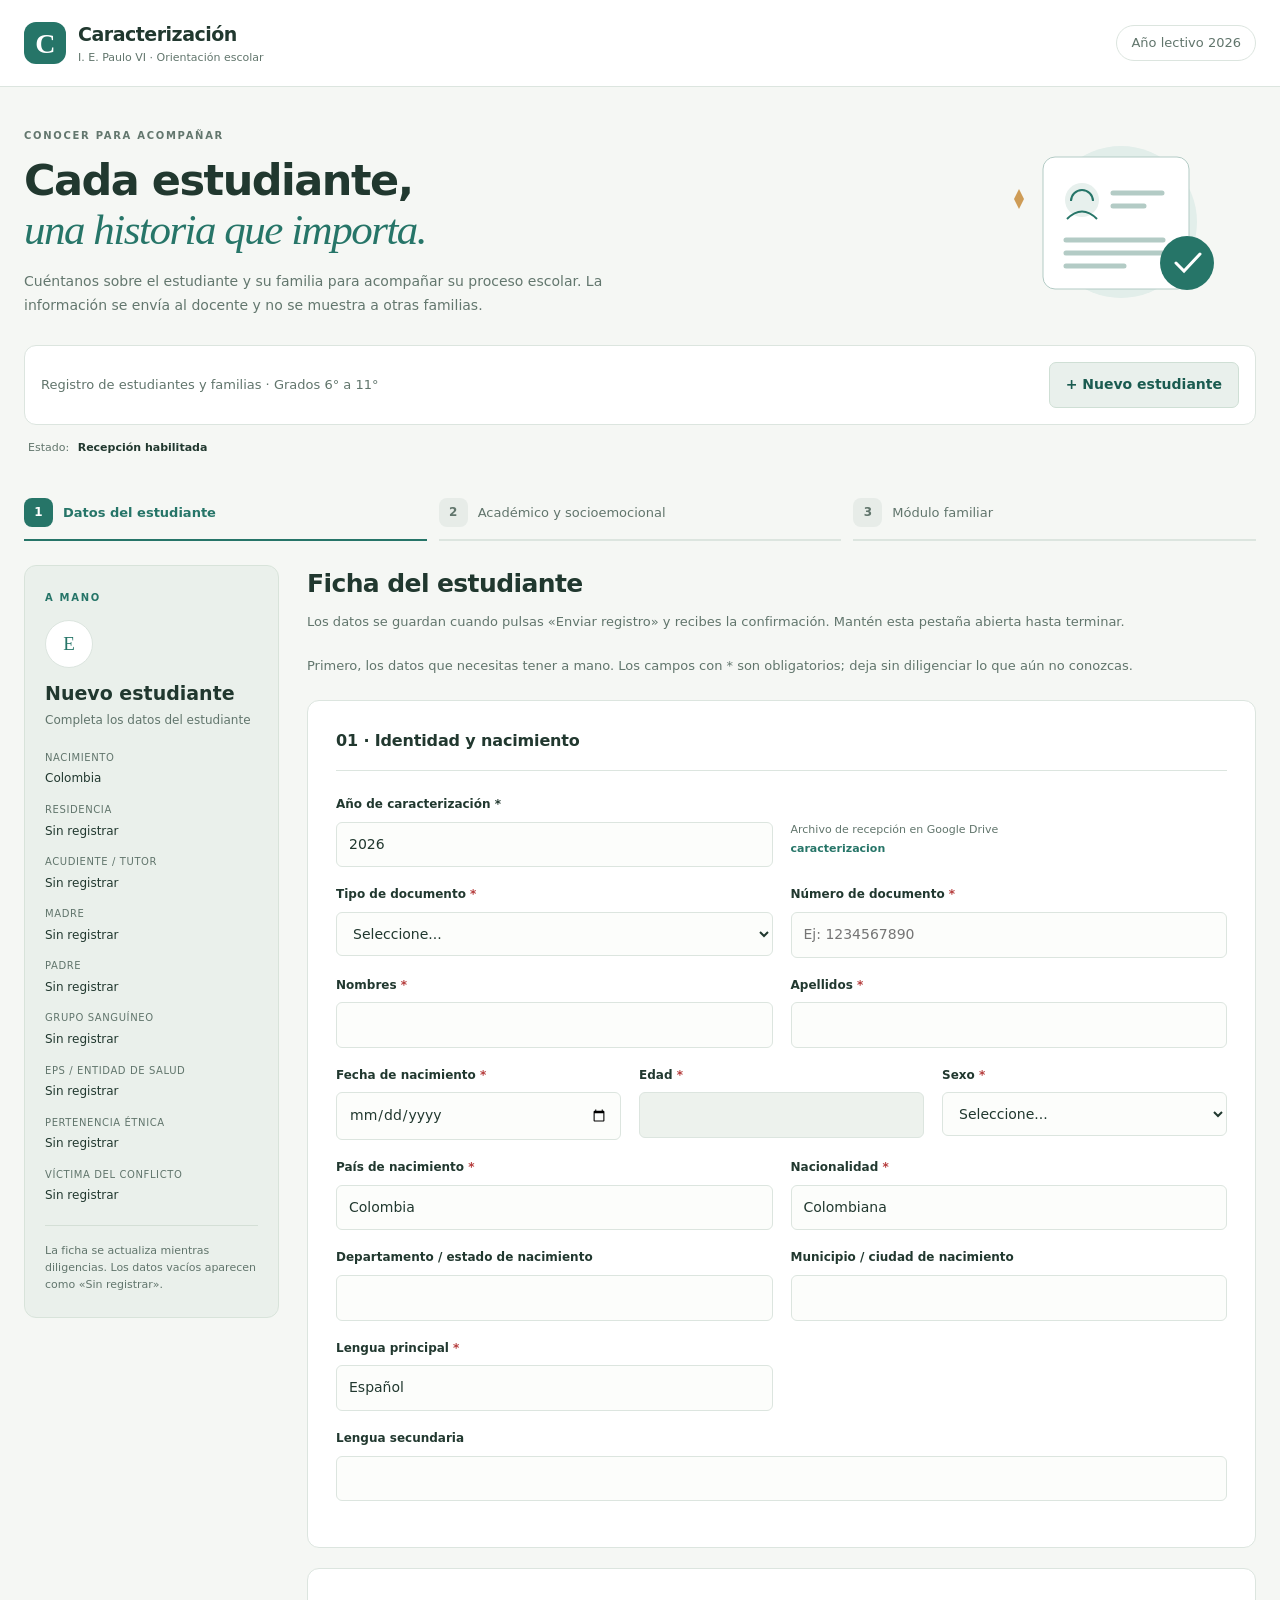
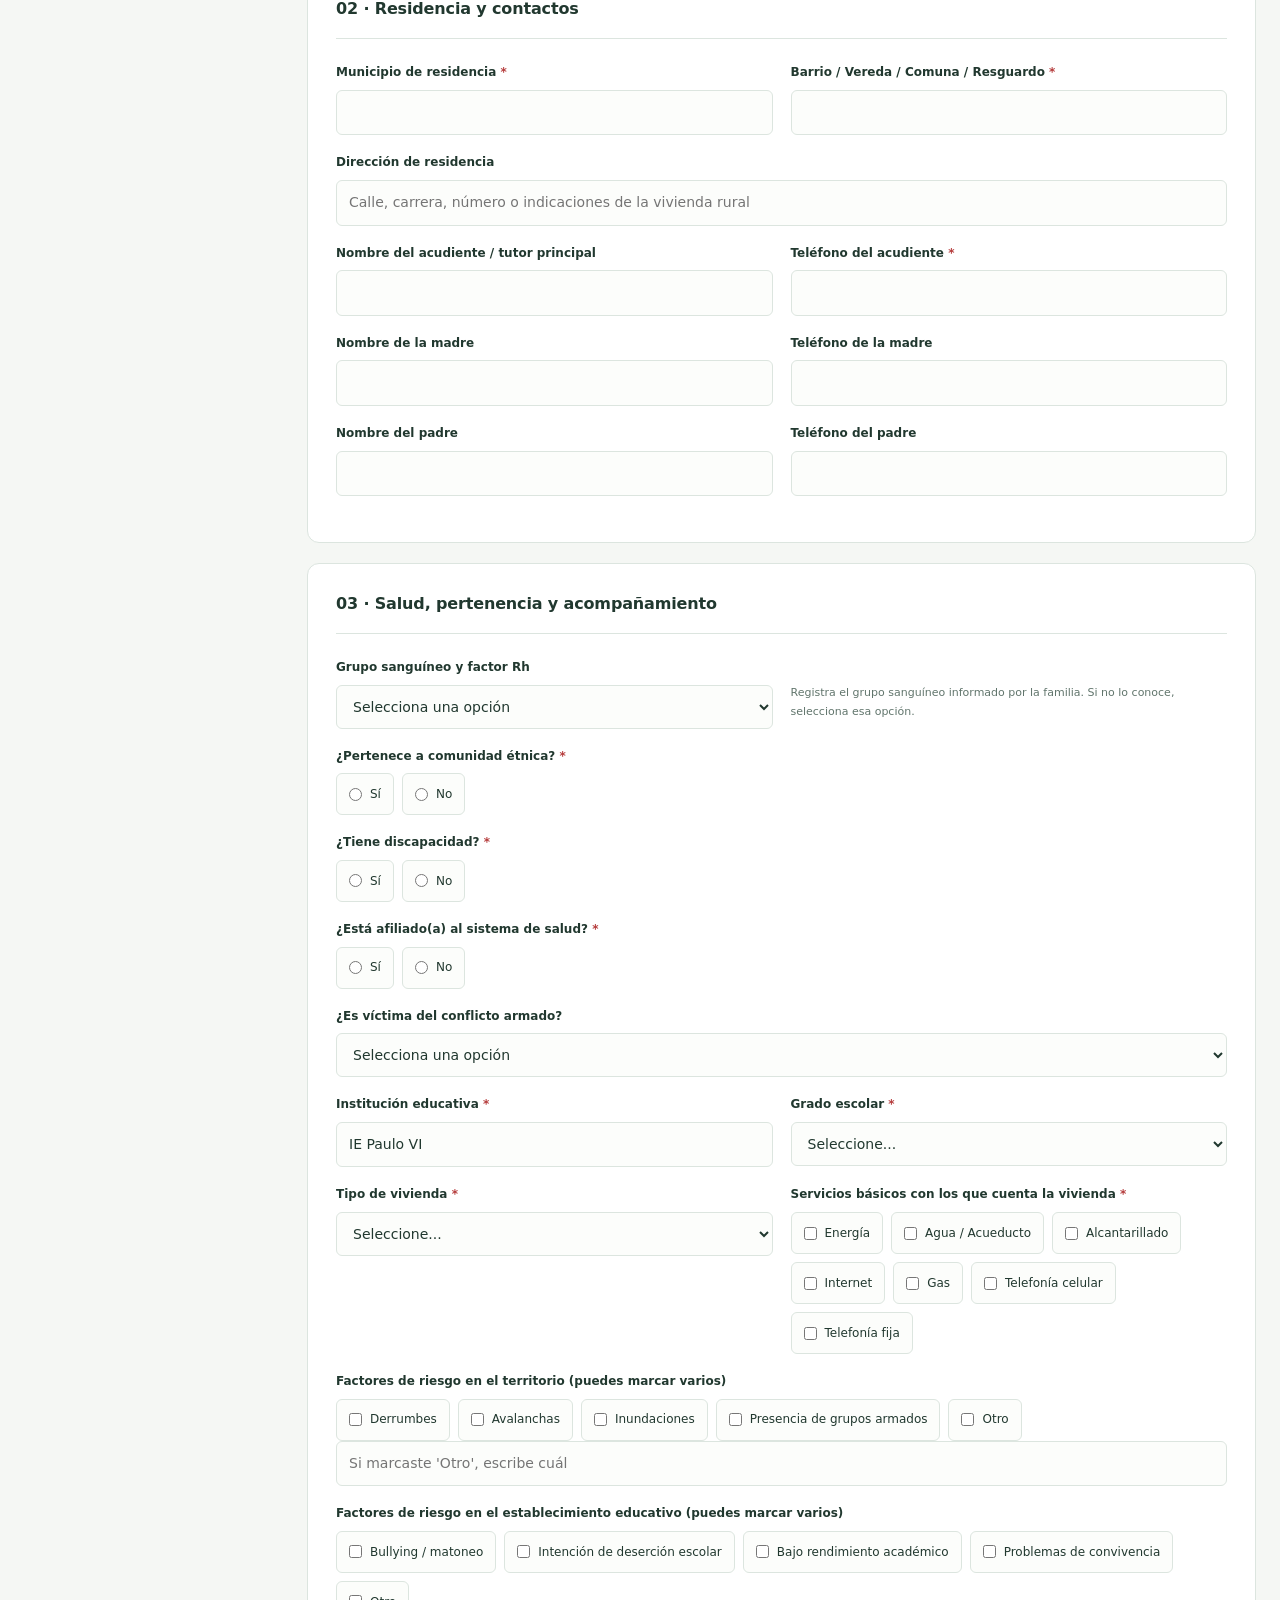
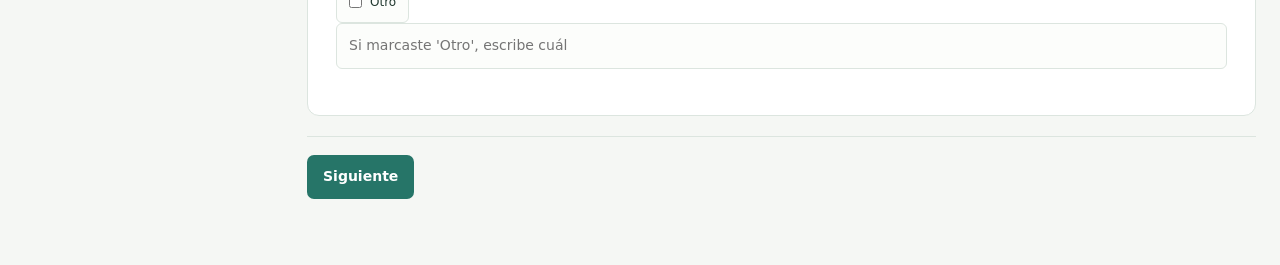
<file: index.html>
<!DOCTYPE html>

<html lang="es">
<head>
<meta charset="utf-8"/>
<meta content="width=device-width, initial-scale=1.0" name="viewport"/>
<title>Caracterización POE - Estudiantes y Familias</title>
<link href="data:image/svg+xml,%3Csvg xmlns='http://www.w3.org/2000/svg' viewBox='0 0 64 64'%3E%3Cdefs%3E%3ClinearGradient id='g' x1='0' x2='1' y1='0' y2='1'%3E%3Cstop stop-color='%230f7a8a'/%3E%3Cstop offset='1' stop-color='%23f4b400'/%3E%3C/linearGradient%3E%3C/defs%3E%3Crect width='64' height='64' rx='14' fill='url(%23g)'/%3E%3Cpath d='M18 15h28a4 4 0 0 1 4 4v30l-8-5-8 5-8-5-8 5V19a4 4 0 0 1 4-4z' fill='%23fff' opacity='.95'/%3E%3Cpath d='M24 24h16M24 30h16M24 36h10' stroke='%230f7a8a' stroke-width='3' stroke-linecap='round'/%3E%3C/svg%3E" rel="icon" type="image/svg+xml"/>
<link href="css/themes.css" rel="stylesheet"/>
<link href="css/global.css" rel="stylesheet"/>
<link href="css/layout.css" rel="stylesheet"/>
<link href="css/components.css" rel="stylesheet"/>
<link href="css/refresh.css" rel="stylesheet"/></head>
<body><noscript>Activa JavaScript en tu navegador para diligenciar y enviar este formulario.</noscript><header class="site-header"><a class="brand" href="index.html"><span aria-hidden="true" class="brand-mark">C</span><span>Caracterización<small>I. E. Paulo VI · Orientación escolar</small></span></a><span class="school-year">Año lectivo <span data-school-year=""></span></span></header>
<main class="app-shell">
<header class="hero"><div><p class="eyebrow">CONOCER PARA ACOMPAÑAR</p><h1>Cada estudiante,<br/><em>una historia que importa.</em></h1><p>Cuéntanos sobre el estudiante y su familia para acompañar su proceso escolar. La información se envía al docente y no se muestra a otras familias.</p></div><div aria-hidden="true" class="hero-illustration"><svg fill="none" viewbox="0 0 280 180"><circle cx="145" cy="90" fill="#e2eeea" r="76"></circle><rect fill="white" height="132" rx="12" stroke="#b3cbc5" width="146" x="67" y="25"></rect><circle cx="106" cy="68" fill="#e7f0ed" r="17"></circle><path d="M95 69a11 11 0 0 1 22 0m-26 18q15-15 30 0" stroke="#267568" stroke-width="2"></path><path d="M137 61h49m-49 13h31M90 108h97M90 121h97M90 134h58" stroke="#b3cbc5" stroke-linecap="round" stroke-width="5"></path><circle cx="211" cy="131" fill="#267568" r="27"></circle><path d="m200 131 8 8 16-17" stroke="white" stroke-linecap="round" stroke-width="3"></path><path d="m38 67 5-10 5 10-5 10Z" fill="#ce9c56"></path></svg></div></header>
<section aria-label="Acciones rápidas" class="toolbar"><p class="family-intro">Registro de estudiantes y familias · Grados 6° a 11°</p>


<button class="btn btn-warn" id="newBtn" type="button">+ Nuevo estudiante</button>
</section>
<section aria-label="Estado del envío" class="stats"><div class="stat-card">Estado: <strong id="conexionEstado">Envío pendiente de habilitar</strong></div></section>
<section aria-label="Progreso del formulario" class="progress">
<div class="progress-track">
<button aria-controls="sec-personal" class="progress-item active" data-step="0" type="button"><span class="step-badge">1</span> Datos del estudiante</button>
<button aria-controls="sec-academico" class="progress-item" data-step="1" type="button"><span class="step-badge">2</span> Académico y socioemocional</button>
<button aria-controls="sec-familiar" class="progress-item" data-step="2" type="button"><span class="step-badge">3</span> Módulo familiar</button>
</div>
</section>
<div class="workspace"><aside aria-label="Ficha de consulta rápida" class="student-card"><p class="eyebrow">A MANO</p><div aria-hidden="true" class="student-avatar">E</div><h2 id="summaryName">Nuevo estudiante</h2><p id="summaryDocument">Completa los datos del estudiante</p><dl id="quickFacts"></dl><p class="summary-note">La ficha se actualiza mientras diligencias. Los datos vacíos aparecen como «Sin registrar».</p></aside><section class="form-wrapper">
<div aria-live="polite" id="alertContainer"></div>
<div class="loading" id="loadingIndicator">
<div class="spinner"></div>
<p style="margin-top:10px;">Guardando información...</p>
</div>
<form id="caracterizacionForm" novalidate="">
<section class="form-section active" id="sec-personal">
<h2 class="section-title">Ficha del estudiante</h2>
<p class="info-box">Los datos se guardan cuando pulsas «Enviar registro» y recibes la confirmación. Mantén esta pestaña abierta hasta terminar.</p><div class="info-box">Primero, los datos que necesitas tener a mano. Los campos con * son obligatorios; deja sin diligenciar lo que aún no conozcas.</div>
<article class="subsection"><h3>01 · Identidad y nacimiento</h3>
<div class="grid-2"><div class="form-group"><label for="anioCaracterizacion">Año de caracterización *</label><input class="field" id="anioCaracterizacion" max="2100" min="2000" name="anioCaracterizacion" required="" type="number"/></div><p class="field-note">Archivo de recepción en Google Drive<br/><strong id="annualFileName"></strong></p></div>
<div class="grid-2">
<div class="form-group">
<label class="required" for="tipoDocumento">Tipo de documento</label>
<select class="select" id="tipoDocumento" name="tipoDocumento" required="">
<option value="">Seleccione...</option>
<option value="TI">Tarjeta de Identidad</option>
<option value="CC">Cédula de Ciudadanía</option>
<option value="NUIP">NUIP</option>
<option value="CE">Cédula de Extranjería</option>
</select>
</div>
<div class="form-group">
<label class="required" for="numeroDocumento">Número de documento</label>
<input class="field" id="numeroDocumento" name="numeroDocumento" minlength="3" maxlength="30" pattern="[a-zA-Z0-9 .\-]{3,30}" placeholder="Ej: 1234567890" required="" type="text"/>
</div>
</div>
<div class="grid-2">
<div class="form-group">
<label class="required" for="nombres">Nombres</label>
<input class="field" id="nombres" name="nombres" required="" type="text"/>
</div>
<div class="form-group">
<label class="required" for="apellidos">Apellidos</label>
<input class="field" id="apellidos" name="apellidos" required="" type="text"/>
</div>
</div>
<div class="grid-3">
<div class="form-group">
<label class="required" for="fechaNacimiento">Fecha de nacimiento</label>
<input class="field" id="fechaNacimiento" name="fechaNacimiento" required="" type="date"/>
</div>
<div class="form-group">
<label class="required" for="edad">Edad</label>
<input class="field" id="edad" name="edad" readonly="" required="" type="number"/>
</div>
<div class="form-group">
<label class="required" for="sexo">Sexo</label>
<select class="select" id="sexo" name="sexo" required="">
<option value="">Seleccione...</option>
<option value="M">Masculino</option>
<option value="F">Femenino</option>
</select>
</div>
</div>
<div class="grid-2">
<div class="form-group">
<label class="required" for="paisNacimiento">País de nacimiento</label>
<input class="field" id="paisNacimiento" name="paisNacimiento" required="" type="text" value="Colombia"/>
</div>
<div class="form-group">
<label class="required" for="nacionalidad">Nacionalidad</label>
<input class="field" id="nacionalidad" name="nacionalidad" required="" type="text" value="Colombiana"/>
</div>
</div><div class="grid-2"><div class="form-group"><label for="departamentoNacimiento">Departamento / estado de nacimiento</label><input class="field" id="departamentoNacimiento" name="departamentoNacimiento" type="text"/></div><div class="form-group"><label for="municipioNacimiento">Municipio / ciudad de nacimiento</label><input class="field" id="municipioNacimiento" name="municipioNacimiento" type="text"/></div></div>
<div class="grid-2">
<div class="form-group">
<label class="required" for="lenguaPrincipal">Lengua principal</label>
<input class="field" id="lenguaPrincipal" name="lenguaPrincipal" required="" type="text" value="Español"/>
</div>
</div>
<div class="form-group">
<label for="lenguaSecundaria">Lengua secundaria</label>
<input class="field" id="lenguaSecundaria" name="lenguaSecundaria" type="text"/>
</div>
</article><article class="subsection" id="contactos"><h3>02 · Residencia y contactos</h3><div class="grid-2">
<div class="form-group">
<label class="required" for="municipioResidencia">Municipio de residencia</label>
<input class="field" id="municipioResidencia" name="municipioResidencia" required="" type="text"/>
</div>
<div class="form-group">
<label class="required" for="barrioVereda">Barrio / Vereda / Comuna / Resguardo</label>
<input class="field" id="barrioVereda" name="barrioVereda" required="" type="text"/>
</div>
</div><div class="form-group"><label for="direccionResidencia">Dirección de residencia</label><input autocomplete="street-address" class="field" id="direccionResidencia" name="direccionResidencia" placeholder="Calle, carrera, número o indicaciones de la vivienda rural" type="text"/></div><div class="grid-2"><div class="form-group"><label for="nombreAcudiente">Nombre del acudiente / tutor principal</label><input class="field" id="nombreAcudiente" name="nombreAcudiente" type="text"/></div><div class="form-group">
<label class="required" for="telefonoAcudiente">Teléfono del acudiente</label>
<input class="field" id="telefonoAcudiente" name="telefonoAcudiente" required="" type="tel"/>
</div></div><div class="grid-2"><div class="form-group"><label for="nombreMadre">Nombre de la madre</label><input class="field" id="nombreMadre" name="nombreMadre" type="text"/></div><div class="form-group"><label for="telefonoMadre">Teléfono de la madre</label><input autocomplete="tel" class="field" id="telefonoMadre" name="telefonoMadre" type="tel"/></div></div><div class="grid-2"><div class="form-group"><label for="nombrePadre">Nombre del padre</label><input class="field" id="nombrePadre" name="nombrePadre" type="text"/></div><div class="form-group"><label for="telefonoPadre">Teléfono del padre</label><input autocomplete="tel" class="field" id="telefonoPadre" name="telefonoPadre" type="tel"/></div></div></article>
<article class="subsection"><h3>03 · Salud, pertenencia y acompañamiento</h3>
<div class="grid-2"><div class="form-group"><label for="tipoSangre">Grupo sanguíneo y factor Rh</label><select class="select" id="tipoSangre" name="tipoSangre"><option value="">Selecciona una opción</option><option value="A+">A+</option><option value="A−">A−</option><option value="B+">B+</option><option value="B−">B−</option><option value="AB+">AB+</option><option value="AB−">AB−</option><option value="O+">O+</option><option value="O−">O−</option><option value="No conoce">No conoce</option></select></div><p class="field-note">Registra el grupo sanguíneo informado por la familia. Si no lo conoce, selecciona esa opción.</p></div>
<div class="form-group">
<label class="required">¿Pertenece a comunidad étnica?</label>
<div class="radio-stack">
<label class="radio-pill"><input id="perteneceEtnia-Si" name="perteneceEtnia" required="" type="radio" value="Si"/> Sí</label>
<label class="radio-pill"><input id="perteneceEtnia-No" name="perteneceEtnia" required="" type="radio" value="No"/> No</label>
</div>
</div>
<div class="form-group hidden" id="tipoEtniaGroup">
<label for="tipoEtnia">Pertenencia étnica</label>
<select class="select" id="tipoEtnia" name="tipoEtnia">
<option value="">Seleccione...</option>
<option value="Indigena">Indígena</option>
<option value="Afrodescendiente">Afrodescendiente</option>
<option value="Raizal">Raizal</option>
<option value="Palenquero">Palenquero</option>
<option value="Gitano">Gitano/ROM</option>
</select>
</div>
<div class="form-group hidden" id="puebloIndigenaGroup">
<label for="puebloIndigena">Si es indígena, mencione pueblo o resguardo</label>
<input class="field" id="puebloIndigena" name="puebloIndigena" type="text"/>
</div>
<div class="form-group">
<label class="required">¿Tiene discapacidad?</label>
<div class="radio-stack">
<label class="radio-pill"><input id="tieneDiscapacidad-Si" name="tieneDiscapacidad" required="" type="radio" value="Si"/> Sí</label>
<label class="radio-pill"><input id="tieneDiscapacidad-No" name="tieneDiscapacidad" required="" type="radio" value="No"/> No</label>
</div>
</div>
<div class="form-group hidden" id="categoriaDiscapacidadGroup">
<label for="categoriaDiscapacidad">Categoría de discapacidad</label>
<select class="select" id="categoriaDiscapacidad" name="categoriaDiscapacidad">
<option value="">Seleccione...</option>
<option value="Fisica">Física</option>
<option value="Visual">Visual</option>
<option value="Auditiva">Auditiva</option>
<option value="Cognitiva">Cognitiva</option>
<option value="Psicosocial">Psicosocial</option>
<option value="Multiple">Múltiple</option>
<option value="Otra">Otra</option>
</select>
</div>
<div class="form-group">
<label class="required">¿Está afiliado(a) al sistema de salud?</label>
<div class="radio-stack">
<label class="radio-pill"><input id="afiliadoSalud-Si" name="afiliadoSalud" required="" type="radio" value="Si"/> Sí</label>
<label class="radio-pill"><input id="afiliadoSalud-No" name="afiliadoSalud" required="" type="radio" value="No"/> No</label>
</div>
</div>
<div class="form-group hidden" id="afiliadoSaludCualGroup">
<label for="afiliadoSaludCual">EPS o entidad de salud</label>
<input class="field" id="afiliadoSaludCual" name="afiliadoSaludCual" placeholder="Nombre de la EPS o entidad" type="text"/>
</div><div class="form-group"><label for="victimaConflicto">¿Es víctima del conflicto armado?</label><select class="select" id="victimaConflicto" name="victimaConflicto"><option value="">Selecciona una opción</option><option value="Si">Sí</option><option value="No">No</option><option value="No informa">No informa</option></select></div><div class="hidden" id="conflictoGroup"><div class="form-group"><label for="tipoVictimizacion">Situación informada</label><select class="select" id="tipoVictimizacion" name="tipoVictimizacion"><option value="">Selecciona una opción</option><option value="Desplazamiento forzado">Desplazamiento forzado</option><option value="Otro hecho">Otro hecho victimizante</option><option value="Varios hechos">Varios hechos victimizantes</option><option value="No informa">No informa</option></select></div></div>
<div class="grid-2">
<div class="form-group">
<label class="required" for="institucionEducativa">Institución educativa</label>
<input class="field" id="institucionEducativa" name="institucionEducativa" required="" type="text" value="IE Paulo VI"/>
</div>
<div class="form-group">
<label class="required" for="gradoEscolar">Grado escolar</label>
<select class="select" id="gradoEscolar" name="gradoEscolar" required="">
<option value="">Seleccione...</option>
<option value="6">Sexto</option>
<option value="7">Séptimo</option>
<option value="8">Octavo</option>
<option value="9">Noveno</option>
<option value="10">Décimo</option>
<option value="11">Once</option>
</select>
</div>
</div>
<div class="grid-2">
<div class="form-group">
<label class="required" for="tipoVivienda">Tipo de vivienda</label>
<select class="select" id="tipoVivienda" name="tipoVivienda" required="">
<option value="">Seleccione...</option>
<option value="Casa">Casa</option>
<option value="Apartamento">Apartamento</option>
<option value="Finca">Finca</option>
<option value="Cuarto">Cuarto</option>
<option value="Otro">Otro</option>
</select>
</div>
<div class="form-group">
<label class="required">Servicios básicos con los que cuenta la vivienda</label>
<div class="radio-stack">
<label class="radio-pill"><input id="servicioEnergia-Si" name="servicioEnergia" type="checkbox" value="Si"/> Energía</label>
<label class="radio-pill"><input id="servicioAgua-Si" name="servicioAgua" type="checkbox" value="Si"/> Agua / Acueducto</label>
<label class="radio-pill"><input id="servicioAlcantarillado-Si" name="servicioAlcantarillado" type="checkbox" value="Si"/> Alcantarillado</label>
<label class="radio-pill"><input id="servicioInternet-Si" name="servicioInternet" type="checkbox" value="Si"/> Internet</label>
<label class="radio-pill"><input id="servicioGas-Si" name="servicioGas" type="checkbox" value="Si"/> Gas</label>
<label class="radio-pill"><input id="servicioTelefoniaCelular-Si" name="servicioTelefoniaCelular" type="checkbox" value="Si"/> Telefonía celular</label>
<label class="radio-pill"><input id="servicioTelefoniaFija-Si" name="servicioTelefoniaFija" type="checkbox" value="Si"/> Telefonía fija</label>
</div>
</div>
</div>
<div class="form-group">
<label for="riesgoTerritorioOtro">Factores de riesgo en el territorio (puedes marcar varios)</label>
<div class="radio-stack">
<label class="radio-pill"><input id="riesgoTerritorioDerrumbes-Si" name="riesgoTerritorioDerrumbes" type="checkbox" value="Si"/> Derrumbes</label>
<label class="radio-pill"><input id="riesgoTerritorioAvalanchas-Si" name="riesgoTerritorioAvalanchas" type="checkbox" value="Si"/> Avalanchas</label>
<label class="radio-pill"><input id="riesgoTerritorioInundaciones-Si" name="riesgoTerritorioInundaciones" type="checkbox" value="Si"/> Inundaciones</label>
<label class="radio-pill"><input id="riesgoTerritorioGruposArmados-Si" name="riesgoTerritorioGruposArmados" type="checkbox" value="Si"/> Presencia de grupos armados</label>
<label class="radio-pill"><input id="riesgoTerritorioOtroCheck-Si" name="riesgoTerritorioOtroCheck" type="checkbox" value="Si"/> Otro</label>
</div>
<input class="field" id="riesgoTerritorioOtro" name="riesgoTerritorioOtro" placeholder="Si marcaste 'Otro', escribe cuál" type="text"/>
</div>
<div class="form-group">
<label for="riesgoColegioOtro">Factores de riesgo en el establecimiento educativo (puedes marcar varios)</label>
<div class="radio-stack">
<label class="radio-pill"><input id="riesgoColegioBullying-Si" name="riesgoColegioBullying" type="checkbox" value="Si"/> Bullying / matoneo</label>
<label class="radio-pill"><input id="riesgoColegioDesercion-Si" name="riesgoColegioDesercion" type="checkbox" value="Si"/> Intención de deserción escolar</label>
<label class="radio-pill"><input id="riesgoColegioBajoRendimiento-Si" name="riesgoColegioBajoRendimiento" type="checkbox" value="Si"/> Bajo rendimiento académico</label>
<label class="radio-pill"><input id="riesgoColegioConvivencia-Si" name="riesgoColegioConvivencia" type="checkbox" value="Si"/> Problemas de convivencia</label>
<label class="radio-pill"><input id="riesgoColegioOtroCheck-Si" name="riesgoColegioOtroCheck" type="checkbox" value="Si"/> Otro</label>
</div>
<input class="field" id="riesgoColegioOtro" name="riesgoColegioOtro" placeholder="Si marcaste 'Otro', escribe cuál" type="text"/>
</div>
</article>
</section>
<section class="form-section" id="sec-academico">
<h2 class="section-title">Caracterización Académica y Socioemocional</h2>
<div class="info-box">
            Sección para estudiantes (12 a 18 años) del formato oficial. En las preguntas abiertas puedes usar
            una respuesta sugerida y luego ajustarla si quieres.
          </div>
<article class="subsection">
<h3>Académico</h3>
<div class="form-group">
<label for="entusiasmoMotivacion">¿Qué aspectos del colegio te generan más entusiasmo o motivación?</label>
<textarea class="textarea" id="entusiasmoMotivacion" name="entusiasmoMotivacion" placeholder="Ejemplo: aprender cosas nuevas, hacer deporte, bailar, participar en laboratorio, arte o actividades en grupo."></textarea>
<div class="suggestion-box">
<p class="suggestion-title">Opciones sugeridas</p>
<div class="suggestion-list">
<button class="suggestion-chip" data-target="entusiasmoMotivacion" data-value="Me entusiasma aprender cosas nuevas y participar en clase." type="button">Aprender y participar</button>
<button class="suggestion-chip" data-target="entusiasmoMotivacion" data-value="Me motivan mucho el deporte, el arte y las actividades en grupo." type="button">Deporte, arte y grupo</button>
<button class="suggestion-chip" data-target="entusiasmoMotivacion" data-value="Me anima compartir con mis compañeros y sentirme acompañado por mis profesores." type="button">Compañeros y profesores</button>
<button class="suggestion-chip" data-target="entusiasmoMotivacion" data-value="Por ahora no identifico algo que me motive mucho en el colegio, pero me gustaría encontrarlo." type="button">Aún no lo tengo claro</button>
</div>
</div>
</div>
<div class="form-group">
<label for="asignaturasFortalezas">¿En qué asignaturas te sientes más fuerte y en cuáles necesitas apoyo?</label>
<textarea class="textarea" id="asignaturasFortalezas" name="asignaturasFortalezas" placeholder="Escribe dos cosas: 1) asignaturas en las que te va bien, 2) asignaturas en las que necesitas ayuda. Ejemplo: me va bien en matemáticas y necesito apoyo en inglés."></textarea>
<div class="suggestion-box">
<p class="suggestion-title">Formas de responder</p>
<div class="suggestion-list">
<button class="suggestion-chip" data-target="asignaturasFortalezas" data-value="Me siento fuerte en matemáticas y ciencias, y necesito apoyo en inglés." type="button">Fortalezas y apoyo 1</button>
<button class="suggestion-chip" data-target="asignaturasFortalezas" data-value="Me va bien en educación física y artística, y necesito más ayuda en lectura y escritura." type="button">Fortalezas y apoyo 2</button>
<button class="suggestion-chip" data-target="asignaturasFortalezas" data-value="Me siento estable en varias materias, pero necesito refuerzo para concentrarme y entender algunos temas." type="button">Necesita refuerzo general</button>
</div>
</div>
</div>
<div class="form-group"><label>¿Tienes un lugar adecuado para estudiar en casa?</label>
<p style="font-size:.92rem; color:#46607d; margin:4px 0 8px;">
                Guía: marca <strong>Sí</strong> si tienes un espacio tranquilo (por ejemplo escritorio o dormitorio),
                <strong>A veces</strong> si estudias en lugares comunes como comedor o sala, y <strong>No</strong>
                si no cuentas con un lugar adecuado para estudiar.
              </p>
<div class="radio-stack">
<label class="radio-pill"><input id="lugarEstudio-Si" name="lugarEstudio" type="radio" value="Si"/> Sí</label>
<label class="radio-pill"><input id="lugarEstudio-No" name="lugarEstudio" type="radio" value="No"/> No</label>
<label class="radio-pill"><input id="lugarEstudio-A veces" name="lugarEstudio" type="radio" value="A veces"/> A veces</label>
</div>
</div>
<div class="form-group">
<label for="estrategiasTiempoEscolar">¿Qué estrategias usas para organizar tu tiempo escolar?</label>
<textarea class="textarea" id="estrategiasTiempoEscolar" name="estrategiasTiempoEscolar" placeholder="Ejemplo: uso agenda para recordar tareas; le pido a mamá, familiar o cuidador que me recuerde; uso tablero, calendario o alarmas."></textarea>
<div class="suggestion-box">
<p class="suggestion-title">Opciones sugeridas</p>
<div class="suggestion-list">
<button class="suggestion-chip" data-target="estrategiasTiempoEscolar" data-value="Uso agenda, cuaderno o calendario para recordar tareas y evaluaciones." type="button">Agenda o calendario</button>
<button class="suggestion-chip" data-target="estrategiasTiempoEscolar" data-value="Me apoyo en alarmas del celular y en recordatorios de mi familia para cumplir con las tareas." type="button">Alarmas y apoyo familiar</button>
<button class="suggestion-chip" data-target="estrategiasTiempoEscolar" data-value="Todavía me cuesta organizar el tiempo escolar y necesito acompañamiento para hacerlo mejor." type="button">Necesita apoyo</button>
</div>
</div>
</div>
<div class="form-group">
<label for="apoyoProfesoresDetalle">¿Te sientes apoyado/a por tus profesores en tu proceso de aprendizaje?</label>
<textarea class="textarea" id="apoyoProfesoresDetalle" name="apoyoProfesoresDetalle" placeholder="Indica si te sientes apoyado/a o no, y por qué. Ejemplo: sí me explican con paciencia / no porque me cuesta preguntar en clase."></textarea>
<div class="suggestion-box">
<p class="suggestion-title">Formas de responder</p>
<div class="suggestion-list">
<button class="suggestion-chip" data-target="apoyoProfesoresDetalle" data-value="Sí, me siento apoyado porque mis profesores me explican con paciencia cuando no entiendo." type="button">Sí, con apoyo claro</button>
<button class="suggestion-chip" data-target="apoyoProfesoresDetalle" data-value="A veces me siento apoyado, pero necesito que me expliquen con más tiempo y seguimiento." type="button">A veces</button>
<button class="suggestion-chip" data-target="apoyoProfesoresDetalle" data-value="No siempre me siento apoyado porque me cuesta pedir ayuda o expresar mis dudas en clase." type="button">No siempre</button>
</div>
</div>
</div>
<div class="form-group">
<label for="interesesValorados">¿Sientes que tus intereses y habilidades son valorados en el colegio?</label>
<textarea class="textarea" id="interesesValorados" name="interesesValorados" placeholder="Escribe si te sientes valorado/a o no. Ejemplo: sí, me tienen en cuenta en deporte/arte; no, siento que mis ideas no son escuchadas."></textarea>
<div class="suggestion-box">
<p class="suggestion-title">Opciones sugeridas</p>
<div class="suggestion-list">
<button class="suggestion-chip" data-target="interesesValorados" data-value="Sí, siento que valoran mis habilidades y me tienen en cuenta en las actividades que me gustan." type="button">Sí</button>
<button class="suggestion-chip" data-target="interesesValorados" data-value="A veces siento que valoran mis intereses, pero me gustaría que escucharan más mis ideas." type="button">A veces</button>
<button class="suggestion-chip" data-target="interesesValorados" data-value="No, siento que mis intereses y habilidades todavía no son muy visibles en el colegio." type="button">No</button>
</div>
</div>
</div>
<div class="form-group">
<label for="adultoInspirador">¿Tienes un adulto en el colegio que te inspire o te oriente en tus metas?</label>
<textarea class="textarea" id="adultoInspirador" name="adultoInspirador" placeholder="Puedes escribir quién es (docente, orientador/a, coordinador/a) o indicar que aún no tienes esa persona."></textarea>
<div class="suggestion-box">
<p class="suggestion-title">Formas de responder</p>
<div class="suggestion-list">
<button class="suggestion-chip" data-target="adultoInspirador" data-value="Sí, hay un docente u orientador que me escucha y me orienta en mis metas." type="button">Sí, tengo apoyo</button>
<button class="suggestion-chip" data-target="adultoInspirador" data-value="Tengo cercanía con algunos profesores, aunque todavía no identifico una sola persona de referencia." type="button">Apoyo parcial</button>
<button class="suggestion-chip" data-target="adultoInspirador" data-value="Por ahora no tengo un adulto en el colegio que me inspire o me oriente de manera cercana." type="button">No por ahora</button>
</div>
</div>
</div>
<div class="form-group">
<label for="aprendizajeProyectoVida">¿Cómo relacionas lo que aprendes con tu proyecto de vida?</label>
<textarea class="textarea" id="aprendizajeProyectoVida" name="aprendizajeProyectoVida" placeholder="Ejemplo: las matemáticas me ayudan para ingeniería; lenguaje me ayuda a comunicarme mejor; aún no lo tengo claro."></textarea>
<div class="suggestion-box">
<p class="suggestion-title">Opciones sugeridas</p>
<div class="suggestion-list">
<button class="suggestion-chip" data-target="aprendizajeProyectoVida" data-value="Relaciono lo que aprendo con mi futuro porque me ayuda a prepararme para la carrera o trabajo que me gustaría tener." type="button">Sí lo relaciona</button>
<button class="suggestion-chip" data-target="aprendizajeProyectoVida" data-value="Sé que lo que aprendo es importante para mi vida, aunque todavía no tengo definido mi proyecto de vida." type="button">Todavía lo está construyendo</button>
<button class="suggestion-chip" data-target="aprendizajeProyectoVida" data-value="Aún me cuesta relacionar lo que aprendo en el colegio con mi proyecto de vida y necesito más orientación." type="button">Necesita orientación</button>
</div>
</div>
</div>
</article>
<article class="subsection">
<h3>Autocuidado y Cuidado Mutuo</h3>
<div class="form-group">
<label for="accionesSalud">¿Qué acciones haces para cuidar tu salud física y emocional?</label>
<textarea class="textarea" id="accionesSalud" name="accionesSalud" placeholder="Ejemplo: duermo bien, hago ejercicio, hablo con alguien de confianza, practico respiración o actividades que me tranquilizan."></textarea>
<div class="suggestion-box">
<p class="suggestion-title">Opciones sugeridas</p>
<div class="suggestion-list">
<button class="suggestion-chip" data-target="accionesSalud" data-value="Para cuidarme procuro dormir bien, alimentarme mejor y hacer actividad física." type="button">Hábitos físicos</button>
<button class="suggestion-chip" data-target="accionesSalud" data-value="Para mi bienestar emocional hablo con personas de confianza y hago actividades que me tranquilizan." type="button">Apoyo emocional</button>
<button class="suggestion-chip" data-target="accionesSalud" data-value="Reconozco que necesito fortalecer mis hábitos de autocuidado físico y emocional." type="button">Necesita fortalecer autocuidado</button>
</div>
</div>
</div>
<div class="form-group">
<label for="vulneracionDerechos">¿Sabes qué hacer si alguien vulnera tus derechos o te hace sentir incómodo/a?</label>
<textarea class="textarea" id="vulneracionDerechos" name="vulneracionDerechos" placeholder="Indica si sabes a quién acudir (docente, orientación escolar, familia, comisaría, línea de ayuda) o si necesitas orientación."></textarea>
<div class="suggestion-box">
<p class="suggestion-title">Formas de responder</p>
<div class="suggestion-list">
<button class="suggestion-chip" data-target="vulneracionDerechos" data-value="Sí, sé que puedo acudir a mi familia, a un docente o a orientación escolar si alguien vulnera mis derechos." type="button">Sí, sabe a quién acudir</button>
<button class="suggestion-chip" data-target="vulneracionDerechos" data-value="Sé que debo pedir ayuda, pero necesito más orientación sobre las rutas de atención." type="button">Necesita más orientación</button>
<button class="suggestion-chip" data-target="vulneracionDerechos" data-value="No lo tengo claro todavía y sería importante recibir información sobre qué hacer y con quién hablar." type="button">No lo tiene claro</button>
</div>
</div>
</div>
<div class="form-group"><label>¿Has recibido orientación sobre derechos sexuales y reproductivos?</label>
<div class="radio-stack">
<label class="radio-pill"><input id="orientacionSexualReproductiva-Si" name="orientacionSexualReproductiva" type="radio" value="Si"/> Sí</label>
<label class="radio-pill"><input id="orientacionSexualReproductiva-No" name="orientacionSexualReproductiva" type="radio" value="No"/> No</label>
</div>
</div>
<div class="form-group">
<label for="informacionSexualidad">¿Cómo te informas sobre sexualidad, consentimiento o relaciones?</label>
<textarea class="textarea" id="informacionSexualidad" name="informacionSexualidad" placeholder="Ejemplo: por orientación escolar, en casa, con personal de salud, en talleres o por internet."></textarea>
<div class="suggestion-box">
<p class="suggestion-title">Opciones sugeridas</p>
<div class="suggestion-list">
<button class="suggestion-chip" data-target="informacionSexualidad" data-value="Me informo por medio de orientación escolar, talleres o actividades del colegio." type="button">Colegio</button>
<button class="suggestion-chip" data-target="informacionSexualidad" data-value="Me informo hablando con mi familia o con personas adultas de confianza." type="button">Familia</button>
<button class="suggestion-chip" data-target="informacionSexualidad" data-value="Me informo por internet o redes, aunque necesito fuentes más confiables y acompañamiento." type="button">Internet</button>
</div>
</div>
</div>
<div class="form-group">
<label for="riesgoSpa">¿Sabes a quién acudir si hay riesgo de consumo de SPA (sustancias psicoactivas, por ejemplo alcohol, cigarrillo electrónico, marihuana u otras drogas)?</label>
<textarea class="textarea" id="riesgoSpa" name="riesgoSpa" placeholder="Escribe a quién acudirías: familia, docente, orientación escolar, psicología, centro de salud u otra red de apoyo."></textarea>
<div class="suggestion-box">
<p class="suggestion-title">Formas de responder</p>
<div class="suggestion-list">
<button class="suggestion-chip" data-target="riesgoSpa" data-value="Sí, acudiría a mi familia, a un docente o a orientación escolar si se presenta un riesgo de consumo." type="button">Sí, acudiría a red cercana</button>
<button class="suggestion-chip" data-target="riesgoSpa" data-value="Buscaría ayuda en orientación escolar, psicología o en un centro de salud." type="button">Ayuda institucional</button>
<button class="suggestion-chip" data-target="riesgoSpa" data-value="No tengo claro a quién acudir y necesito conocer mejor las rutas de apoyo." type="button">No lo tiene claro</button>
</div>
</div>
</div>
<div class="form-group">
<label for="espaciosSaludMental">¿En tu colegio hay espacios para hablar sobre salud mental y autocuidado?</label>
<textarea class="textarea" id="espaciosSaludMental" name="espaciosSaludMental" placeholder="Ejemplo: sí, en orientación o talleres; a veces; no conozco esos espacios."></textarea>
<div class="suggestion-box">
<p class="suggestion-title">Opciones sugeridas</p>
<div class="suggestion-list">
<button class="suggestion-chip" data-target="espaciosSaludMental" data-value="Sí, en el colegio hay espacios o actividades para hablar sobre salud mental y autocuidado." type="button">Sí</button>
<button class="suggestion-chip" data-target="espaciosSaludMental" data-value="A veces se generan estos espacios, pero me gustaría que fueran más frecuentes." type="button">A veces</button>
<button class="suggestion-chip" data-target="espaciosSaludMental" data-value="No conozco espacios claros en el colegio para hablar sobre salud mental y autocuidado." type="button">No / no los conoce</button>
</div>
</div>
</div>
</article>
<article class="subsection">
<h3>Socioemocional</h3>
<div class="form-group">
<label for="manejoEmociones">¿Cómo manejas emociones fuertes como enojo o tristeza?</label>
<textarea class="textarea" id="manejoEmociones" name="manejoEmociones" placeholder="Ejemplo: hablo con alguien, respiro profundo, me tomo un tiempo o aún me cuesta manejarlo."></textarea>
<div class="suggestion-box">
<p class="suggestion-title">Formas de responder</p>
<div class="suggestion-list">
<button class="suggestion-chip" data-target="manejoEmociones" data-value="Cuando siento enojo o tristeza hablo con alguien de confianza y trato de calmarme antes de actuar." type="button">Habla y se calma</button>
<button class="suggestion-chip" data-target="manejoEmociones" data-value="Intento respirar, alejarme un momento o hacer actividades que me ayuden a sentirme mejor." type="button">Usa estrategias de calma</button>
<button class="suggestion-chip" data-target="manejoEmociones" data-value="Todavía me cuesta manejar emociones fuertes y necesito más apoyo para expresarlas mejor." type="button">Necesita apoyo</button>
</div>
</div>
</div>
<div class="form-group">
<label for="redApoyoEmocional">¿Con quién hablas cuando tienes una dificultad emocional o personal?</label>
<textarea class="textarea" id="redApoyoEmocional" name="redApoyoEmocional" placeholder="Ejemplo: mamá, papá, acudiente, hermano/a, amigo/a, docente, orientador/a o nadie por ahora."></textarea>
<div class="suggestion-box">
<p class="suggestion-title">Opciones sugeridas</p>
<div class="suggestion-list">
<button class="suggestion-chip" data-target="redApoyoEmocional" data-value="Cuando tengo una dificultad hablo con mi mamá, papá, acudiente u otro familiar de confianza." type="button">Familia</button>
<button class="suggestion-chip" data-target="redApoyoEmocional" data-value="Cuando me siento mal hablo con amistades, docentes u orientación escolar." type="button">Colegio y amistades</button>
<button class="suggestion-chip" data-target="redApoyoEmocional" data-value="Por ahora no hablo con nadie con facilidad cuando tengo una dificultad emocional o personal." type="button">No tiene red clara</button>
</div>
</div>
</div>
<div class="form-group">
<label for="expresarIdentidad">¿Sientes que puedes expresar tu identidad en el colegio?</label>
<textarea class="textarea" id="expresarIdentidad" name="expresarIdentidad" placeholder="Ejemplo: sí, me siento libre y respetado/a; a veces; no del todo."></textarea>
<div class="suggestion-box">
<p class="suggestion-title">Opciones sugeridas</p>
<div class="suggestion-list">
<button class="suggestion-chip" data-target="expresarIdentidad" data-value="Sí, siento que puedo expresar mi identidad en el colegio con respeto y tranquilidad." type="button">Sí</button>
<button class="suggestion-chip" data-target="expresarIdentidad" data-value="A veces puedo expresarme, pero en algunas situaciones me siento limitado o juzgado." type="button">A veces</button>
<button class="suggestion-chip" data-target="expresarIdentidad" data-value="No siempre me siento con la confianza suficiente para expresar mi identidad en el colegio." type="button">No siempre</button>
</div>
</div>
</div>
<div class="form-group">
<label for="metaFutura">¿Has identificado una meta personal o profesional para tu futuro?</label>
<textarea class="textarea" id="metaFutura" name="metaFutura" placeholder="Ejemplo: terminar el bachillerato, estudiar una carrera, trabajar, emprender o aún no lo tengo claro."></textarea>
<div class="suggestion-box">
<p class="suggestion-title">Formas de responder</p>
<div class="suggestion-list">
<button class="suggestion-chip" data-target="metaFutura" data-value="Sí, quiero terminar mis estudios y seguir preparándome para una profesión o trabajo que me gusta." type="button">Sí, tiene meta</button>
<button class="suggestion-chip" data-target="metaFutura" data-value="Tengo algunas ideas sobre mi futuro, aunque todavía estoy definiendo una meta más clara." type="button">En construcción</button>
<button class="suggestion-chip" data-target="metaFutura" data-value="Aún no he identificado una meta personal o profesional clara para mi futuro." type="button">Aún no la define</button>
</div>
</div>
</div>
<div class="form-group">
<label for="representadoEscuchado">¿Te sientes representado/a y escuchado/a en el colegio?</label>
<textarea class="textarea" id="representadoEscuchado" name="representadoEscuchado" placeholder="Puedes responder sí/no y explicar brevemente. Ejemplo: sí, participan mis ideas; no, me cuesta que escuchen mi opinión."></textarea>
<div class="suggestion-box">
<p class="suggestion-title">Opciones sugeridas</p>
<div class="suggestion-list">
<button class="suggestion-chip" data-target="representadoEscuchado" data-value="Sí, siento que mis ideas y opiniones son escuchadas y tenidas en cuenta en el colegio." type="button">Sí</button>
<button class="suggestion-chip" data-target="representadoEscuchado" data-value="A veces me siento escuchado, pero quisiera más espacios para participar." type="button">A veces</button>
<button class="suggestion-chip" data-target="representadoEscuchado" data-value="No me siento suficientemente representado o escuchado en el colegio." type="button">No</button>
</div>
</div>
</div>
<div class="form-group">
<label for="mejorarEquilibrioPersonal">¿Qué te gustaría mejorar para sentirte en equilibrio?</label>
<textarea class="textarea" id="mejorarEquilibrioPersonal" name="mejorarEquilibrioPersonal" placeholder="Ejemplo: organizar mejor mi tiempo, dormir mejor, manejar el estrés, mejorar convivencia o pedir apoyo emocional."></textarea>
<div class="suggestion-box">
<p class="suggestion-title">Formas de responder</p>
<div class="suggestion-list">
<button class="suggestion-chip" data-target="mejorarEquilibrioPersonal" data-value="Me gustaría organizar mejor mi tiempo y cumplir con más tranquilidad mis responsabilidades." type="button">Organización</button>
<button class="suggestion-chip" data-target="mejorarEquilibrioPersonal" data-value="Me gustaría dormir mejor, manejar el estrés y cuidar más mi bienestar emocional." type="button">Salud y bienestar</button>
<button class="suggestion-chip" data-target="mejorarEquilibrioPersonal" data-value="Me gustaría mejorar mi convivencia, pedir ayuda cuando la necesite y sentirme más tranquilo." type="button">Convivencia y apoyo</button>
</div>
</div>
</div>
</article>
</section>
<section class="form-section" id="sec-familiar">
<h2 class="section-title">Módulo Familiar</h2>
<div class="info-box">Sección simplificada en checklist para facilitar el diligenciamiento familiar.</div>
<article class="subsection">
<h3>Composición Familiar</h3>
<div class="grid-2">
<div class="form-group"><label for="fechaDiligenciamientoInicial">Fecha de diligenciamiento inicial</label><input class="field" id="fechaDiligenciamientoInicial" name="fechaDiligenciamientoInicial" type="date"/></div>
<div class="form-group">
<label for="numeroHermanos">¿Cuántos hermanos(as) tiene?</label>
<select class="select" id="numeroHermanos" name="numeroHermanos">
<option value="">Seleccione...</option>
<option value="0">0</option>
<option value="1">1</option>
<option value="2">2</option>
<option value="3">3</option>
<option value="4 o más">4 o más</option>
</select>
</div>
</div>
<div class="grid-2">
<div class="form-group"><label for="embarazoPlaneado">¿El embarazo fue planeado?</label>
<select class="select" id="embarazoPlaneado" name="embarazoPlaneado">
<option value="">Seleccione...</option>
<option value="Si">Sí</option>
<option value="No">No</option>
<option value="No sabe">No sabe</option>
</select>
</div>
</div>
</article>
<article class="subsection">
<h3>Datos de la Madre</h3>
<div class="grid-3">
<div class="form-group"><label for="documentoMadre">Documento</label><input class="field" id="documentoMadre" name="documentoMadre" placeholder="Opcional" type="text"/></div>
<div class="form-group">
<label for="edadMadre">Rango de edad</label>
<select class="select" id="edadMadre" name="edadMadre">
<option value="">Seleccione...</option>
<option value="Menor de 20">Menor de 20</option>
<option value="20 a 30">20 a 30</option>
<option value="31 a 40">31 a 40</option>
<option value="41 a 50">41 a 50</option>
<option value="51 o más">51 o más</option>
</select>
</div>
<div class="form-group">
<label for="escolaridadMadre">Nivel de escolaridad</label>
<select class="select" id="escolaridadMadre" name="escolaridadMadre">
<option value="">Seleccione...</option>
<option value="Ninguna">Ninguna</option>
<option value="Primaria">Primaria</option>
<option value="Secundaria">Secundaria</option>
<option value="Técnica/Tecnológica">Técnica/Tecnológica</option>
<option value="Universitaria">Universitaria</option>
</select>
</div>
</div>
<div class="grid-3">
<div class="form-group">
<label for="ocupacionMadre">Ocupación principal</label>
<select class="select" id="ocupacionMadre" name="ocupacionMadre">
<option value="">Seleccione...</option>
<option value="Hogar">Hogar</option>
<option value="Agricultura">Agricultura</option>
<option value="Comercio">Comercio</option>
<option value="Empleo formal">Empleo formal</option>
<option value="Empleo informal">Empleo informal</option>
<option value="Otra">Otra</option>
</select>
</div>
<div class="form-group"><label for="sabeLeerMadre">Sabe leer</label>
<select class="select" id="sabeLeerMadre" name="sabeLeerMadre"><option value="">Seleccione...</option><option value="Si">Sí</option><option value="No">No</option></select>
</div>
<div class="form-group"><label for="sabeEscribirMadre">Sabe escribir</label>
<select class="select" id="sabeEscribirMadre" name="sabeEscribirMadre"><option value="">Seleccione...</option><option value="Si">Sí</option><option value="No">No</option></select>
</div>
</div>
<div class="grid-2">
<div class="form-group"><label for="situacionLaboralMadre">Situación laboral</label><input class="field" id="situacionLaboralMadre" list="situacionLaboralOpciones" name="situacionLaboralMadre" placeholder="Ej: empleada, independiente, desempleada, hogar" type="text"/></div>
<div class="form-group"><label for="aportaEconomicoMadre">Aporta al sustento económico</label>
<select class="select" id="aportaEconomicoMadre" name="aportaEconomicoMadre"><option value="">Seleccione...</option><option value="Si">Sí</option><option value="No">No</option></select>
</div>
</div>
<div class="form-group">
<label for="madreCondicionOtra">Condiciones especiales (puede marcar varias)</label>
<div class="radio-stack">
<label class="radio-pill"><input id="madreCondicionDiscapacidad-Si" name="madreCondicionDiscapacidad" type="checkbox" value="Si"/> Discapacidad</label>
<label class="radio-pill"><input id="madreCondicionEnfermedad-Si" name="madreCondicionEnfermedad" type="checkbox" value="Si"/> Enfermedad crónica</label>
<label class="radio-pill"><input id="madreCondicionNinguna-Si" name="madreCondicionNinguna" type="checkbox" value="Si"/> Ninguna</label>
<label class="radio-pill"><input id="madreCondicionOtraCheck-Si" name="madreCondicionOtraCheck" type="checkbox" value="Si"/> Otra</label>
</div>
<input class="field" id="madreCondicionOtra" name="madreCondicionOtra" placeholder="Si marcó Otra, ¿cuál?" type="text"/>
</div>
</article>
<article class="subsection">
<h3>Datos del Padre</h3>
<div class="form-group">
<label class="radio-pill"><input id="padreNoAplica-Si" name="padreNoAplica" type="checkbox" value="Si"/> Padre ausente / No aplica diligenciamiento</label>
</div>
<div id="padreFields">
<div class="grid-3">
<div class="form-group"><label for="documentoPadre">Documento</label><input class="field" id="documentoPadre" name="documentoPadre" placeholder="Opcional" type="text"/></div>
<div class="form-group">
<label for="edadPadre">Rango de edad</label>
<select class="select" id="edadPadre" name="edadPadre">
<option value="">Seleccione...</option>
<option value="Menor de 20">Menor de 20</option>
<option value="20 a 30">20 a 30</option>
<option value="31 a 40">31 a 40</option>
<option value="41 a 50">41 a 50</option>
<option value="51 o más">51 o más</option>
</select>
</div>
<div class="form-group">
<label for="escolaridadPadre">Nivel de escolaridad</label>
<select class="select" id="escolaridadPadre" name="escolaridadPadre">
<option value="">Seleccione...</option>
<option value="Ninguna">Ninguna</option>
<option value="Primaria">Primaria</option>
<option value="Secundaria">Secundaria</option>
<option value="Técnica/Tecnológica">Técnica/Tecnológica</option>
<option value="Universitaria">Universitaria</option>
</select>
</div>
</div>
<div class="grid-3">
<div class="form-group">
<label for="ocupacionPadre">Ocupación principal</label>
<select class="select" id="ocupacionPadre" name="ocupacionPadre">
<option value="">Seleccione...</option>
<option value="Hogar">Hogar</option>
<option value="Agricultura">Agricultura</option>
<option value="Comercio">Comercio</option>
<option value="Empleo formal">Empleo formal</option>
<option value="Empleo informal">Empleo informal</option>
<option value="Otra">Otra</option>
</select>
</div>
<div class="form-group"><label for="sabeLeerPadre">Sabe leer</label>
<select class="select" id="sabeLeerPadre" name="sabeLeerPadre"><option value="">Seleccione...</option><option value="Si">Sí</option><option value="No">No</option></select>
</div>
<div class="form-group"><label for="sabeEscribirPadre">Sabe escribir</label>
<select class="select" id="sabeEscribirPadre" name="sabeEscribirPadre"><option value="">Seleccione...</option><option value="Si">Sí</option><option value="No">No</option></select>
</div>
</div>
<div class="grid-2">
<div class="form-group"><label for="situacionLaboralPadre">Situación laboral</label><input class="field" id="situacionLaboralPadre" list="situacionLaboralOpciones" name="situacionLaboralPadre" placeholder="Ej: empleado, independiente, desempleado" type="text"/></div>
<div class="form-group"><label for="aportaEconomicoPadre">Aporta al sustento económico</label>
<select class="select" id="aportaEconomicoPadre" name="aportaEconomicoPadre"><option value="">Seleccione...</option><option value="Si">Sí</option><option value="No">No</option></select>
</div>
</div>
<div class="form-group">
<label for="padreCondicionOtra">Condiciones especiales (puede marcar varias)</label>
<div class="radio-stack">
<label class="radio-pill"><input id="padreCondicionDiscapacidad-Si" name="padreCondicionDiscapacidad" type="checkbox" value="Si"/> Discapacidad</label>
<label class="radio-pill"><input id="padreCondicionEnfermedad-Si" name="padreCondicionEnfermedad" type="checkbox" value="Si"/> Enfermedad crónica</label>
<label class="radio-pill"><input id="padreCondicionNinguna-Si" name="padreCondicionNinguna" type="checkbox" value="Si"/> Ninguna</label>
<label class="radio-pill"><input id="padreCondicionOtraCheck-Si" name="padreCondicionOtraCheck" type="checkbox" value="Si"/> Otra</label>
</div>
<input class="field" id="padreCondicionOtra" name="padreCondicionOtra" placeholder="Si marcó Otra, ¿cuál?" type="text"/>
</div>
</div>
</article>
<article class="subsection">
<h3>Datos del Acudiente (si es diferente a madre o padre)</h3>
<div class="form-group">
<label class="radio-pill"><input id="acudienteNoAplica-Si" name="acudienteNoAplica" type="checkbox" value="Si"/> No aplica diligenciamiento de acudiente</label>
</div>
<div id="acudienteFields">
<div class="grid-3">
<div class="form-group">
<label for="parentescoAcudiente">Parentesco</label>
<select class="select" id="parentescoAcudiente" name="parentescoAcudiente">
<option value="">Seleccione...</option>
<option value="Abuelo/a">Abuelo/a</option>
<option value="Tío/a">Tío/a</option>
<option value="Hermano/a mayor">Hermano/a mayor</option>
<option value="Padrastro/Madrastra">Padrastro/Madrastra</option>
<option value="Otro familiar">Otro familiar</option>
<option value="No familiar">No familiar</option>
</select>
</div>
<div class="form-group">
<label for="edadAcudiente">Rango de edad</label>
<select class="select" id="edadAcudiente" name="edadAcudiente">
<option value="">Seleccione...</option>
<option value="Menor de 20">Menor de 20</option>
<option value="20 a 30">20 a 30</option>
<option value="31 a 40">31 a 40</option>
<option value="41 a 50">41 a 50</option>
<option value="51 o más">51 o más</option>
</select>
</div>
<div class="form-group">
<label for="escolaridadAcudiente">Nivel de escolaridad</label>
<select class="select" id="escolaridadAcudiente" name="escolaridadAcudiente">
<option value="">Seleccione...</option>
<option value="Ninguna">Ninguna</option>
<option value="Primaria">Primaria</option>
<option value="Secundaria">Secundaria</option>
<option value="Técnica/Tecnológica">Técnica/Tecnológica</option>
<option value="Universitaria">Universitaria</option>
</select>
</div>
</div>
<div class="grid-3">
<div class="form-group">
<label for="ocupacionAcudiente">Ocupación principal</label>
<select class="select" id="ocupacionAcudiente" name="ocupacionAcudiente">
<option value="">Seleccione...</option>
<option value="Hogar">Hogar</option>
<option value="Agricultura">Agricultura</option>
<option value="Comercio">Comercio</option>
<option value="Empleo formal">Empleo formal</option>
<option value="Empleo informal">Empleo informal</option>
<option value="Otra">Otra</option>
</select>
</div>
<div class="form-group"><label for="sabeLeerAcudiente">Sabe leer</label>
<select class="select" id="sabeLeerAcudiente" name="sabeLeerAcudiente"><option value="">Seleccione...</option><option value="Si">Sí</option><option value="No">No</option></select>
</div>
<div class="form-group"><label for="sabeEscribirAcudiente">Sabe escribir</label>
<select class="select" id="sabeEscribirAcudiente" name="sabeEscribirAcudiente"><option value="">Seleccione...</option><option value="Si">Sí</option><option value="No">No</option></select>
</div>
</div>
<div class="grid-2">
<div class="form-group"><label for="situacionLaboralAcudiente">Situación laboral</label><input class="field" id="situacionLaboralAcudiente" list="situacionLaboralOpciones" name="situacionLaboralAcudiente" placeholder="Ej: empleado, independiente, desempleado" type="text"/></div>
<div class="form-group"><label for="aportaEconomicoAcudiente">Aporta al sustento económico</label>
<select class="select" id="aportaEconomicoAcudiente" name="aportaEconomicoAcudiente"><option value="">Seleccione...</option><option value="Si">Sí</option><option value="No">No</option></select>
</div>
</div>
<div class="form-group">
<label for="acudienteCondicionOtra">Condiciones especiales (puede marcar varias)</label>
<div class="radio-stack">
<label class="radio-pill"><input id="acudienteCondicionDiscapacidad-Si" name="acudienteCondicionDiscapacidad" type="checkbox" value="Si"/> Discapacidad</label>
<label class="radio-pill"><input id="acudienteCondicionEnfermedad-Si" name="acudienteCondicionEnfermedad" type="checkbox" value="Si"/> Enfermedad crónica</label>
<label class="radio-pill"><input id="acudienteCondicionNinguna-Si" name="acudienteCondicionNinguna" type="checkbox" value="Si"/> Ninguna</label>
<label class="radio-pill"><input id="acudienteCondicionOtraCheck-Si" name="acudienteCondicionOtraCheck" type="checkbox" value="Si"/> Otra</label>
</div>
<input class="field" id="acudienteCondicionOtra" name="acudienteCondicionOtra" placeholder="Si marcó Otra, ¿cuál?" type="text"/>
</div>
</div>
</article>
<article class="subsection">
<h3>Vivienda, Servicios y Relaciones</h3>
<div class="form-group">
<label for="tipoViviendaFamiliar">Tipo de vivienda</label>
<select class="select" id="tipoViviendaFamiliar" name="tipoViviendaFamiliar">
<option value="">Seleccione...</option>
<option value="Casa">Casa</option>
<option value="Apartamento">Apartamento</option>
<option value="Finca">Finca</option>
<option value="Cuarto">Cuarto</option>
<option value="Otro">Otro</option>
</select>
</div>
<div class="form-group">
<label for="tenenciaOtra">Tipo de tenencia</label>
<div class="radio-stack">
<label class="radio-pill"><input id="tenenciaPropia-Si" name="tenenciaPropia" type="checkbox" value="Si"/> Propia</label>
<label class="radio-pill"><input id="tenenciaArriendo-Si" name="tenenciaArriendo" type="checkbox" value="Si"/> Arriendo</label>
<label class="radio-pill"><input id="tenenciaFamiliar-Si" name="tenenciaFamiliar" type="checkbox" value="Si"/> Familiar / Prestada</label>
<label class="radio-pill"><input id="tenenciaOtraCheck-Si" name="tenenciaOtraCheck" type="checkbox" value="Si"/> Otra</label>
</div>
<input class="field" id="tenenciaOtra" name="tenenciaOtra" placeholder="Si marcó Otra, ¿cuál?" type="text"/>
</div>
<div class="form-group">
<label>Condiciones de habitabilidad</label>
<div class="radio-stack">
<label class="radio-pill"><input id="habitacionConAdultos-Si" name="habitacionConAdultos" type="checkbox" value="Si"/> Niña/o duerme con adultos en la misma habitación</label>
<label class="radio-pill"><input id="camaConAdultos-Si" name="camaConAdultos" type="checkbox" value="Si"/> Niña/o duerme con adultos en la misma cama</label>
<label class="radio-pill"><input id="espaciosIndependientesHogar-Si" name="espaciosIndependientesHogar" type="checkbox" value="Si"/> Tiene espacios independientes (dormitorio, cocina, baño)</label>
<label class="radio-pill"><input id="espaciosAseadosHogar-Si" name="espaciosAseadosHogar" type="checkbox" value="Si"/> Espacios aseados</label>
</div>
</div>
<div class="form-group">
<label>Servicios domiciliarios y entorno cercano (puede marcar varias)</label>
<div class="radio-stack">
<label class="radio-pill"><input id="familiarServicioEnergia-Si" name="familiarServicioEnergia" type="checkbox" value="Si"/> Energía</label>
<label class="radio-pill"><input id="familiarServicioAcueducto-Si" name="familiarServicioAcueducto" type="checkbox" value="Si"/> Acueducto</label>
<label class="radio-pill"><input id="familiarServicioAlcantarillado-Si" name="familiarServicioAlcantarillado" type="checkbox" value="Si"/> Alcantarillado</label>
<label class="radio-pill"><input id="familiarServicioGas-Si" name="familiarServicioGas" type="checkbox" value="Si"/> Gas</label>
<label class="radio-pill"><input id="familiarServicioInternet-Si" name="familiarServicioInternet" type="checkbox" value="Si"/> Internet</label>
<label class="radio-pill"><input id="familiarServicioCelular-Si" name="familiarServicioCelular" type="checkbox" value="Si"/> Telefonía celular</label>
<label class="radio-pill"><input id="familiarServicioFija-Si" name="familiarServicioFija" type="checkbox" value="Si"/> Telefonía fija</label>
<label class="radio-pill"><input id="entornoSalud-Si" name="entornoSalud" type="checkbox" value="Si"/> Cerca hay centro de salud / hospital</label>
<label class="radio-pill"><input id="entornoEscuela-Si" name="entornoEscuela" type="checkbox" value="Si"/> Cerca hay sedes educativas</label>
<label class="radio-pill"><input id="entornoTransporte-Si" name="entornoTransporte" type="checkbox" value="Si"/> Cerca hay transporte público</label>
<label class="radio-pill"><input id="entornoParques-Si" name="entornoParques" type="checkbox" value="Si"/> Cerca hay parques / espacios recreativos</label>
</div>
</div>
<div class="form-group">
<label>Relaciones familiares y dinámicas del hogar (puede marcar varias)</label>
<div class="radio-stack">
<label class="radio-pill"><input id="familiaComparteDificultades-Si" name="familiaComparteDificultades" type="checkbox" value="Si"/> La familia comparte dificultades entre sí</label>
<label class="radio-pill"><input id="familiaComparteLogros-Si" name="familiaComparteLogros" type="checkbox" value="Si"/> La familia comparte acontecimientos especiales</label>
<label class="radio-pill"><input id="familiaActividadesJuego-Si" name="familiaActividadesJuego" type="checkbox" value="Si"/> Realizan juegos, lectura o actividades de aprendizaje</label>
<label class="radio-pill"><input id="familiaActividadesComunitarias-Si" name="familiaActividadesComunitarias" type="checkbox" value="Si"/> Participan en actividades comunitarias/familiares</label>
<label class="radio-pill"><input id="familiaMotivoDisgustoEconomico-Si" name="familiaMotivoDisgustoEconomico" type="checkbox" value="Si"/> Disgustos frecuentes por problemas económicos</label>
<label class="radio-pill"><input id="familiaMotivoDisgustoComunicacion-Si" name="familiaMotivoDisgustoComunicacion" type="checkbox" value="Si"/> Disgustos frecuentes por comunicación/autoridad</label>
<label class="radio-pill"><input id="familiaNinosParticipanHogar-Si" name="familiaNinosParticipanHogar" type="checkbox" value="Si"/> Niñas/os participan en actividades del hogar</label>
<label class="radio-pill"><input id="familiaReconoceLogrosNinos-Si" name="familiaReconoceLogrosNinos" type="checkbox" value="Si"/> Se reconocen los logros de niñas/os</label>
</div>
</div>
</article>
</section>
<datalist id="situacionLaboralOpciones">
<option value="Empleo formal"></option>
<option value="Empleo informal"></option>
<option value="Independiente"></option>
<option value="Desempleado/a"></option>
<option value="Hogar"></option>
<option value="Jubilado/a"></option>
<option value="Trabajo rural o agrícola"></option>
</datalist>
<div class="page-actions">
<button class="btn btn-soft hidden" id="prevBtn" type="button">Anterior</button>
<button class="btn btn-primary" id="nextBtn" type="button">Siguiente</button>
<button class="btn btn-success hidden" id="submitBtn" type="submit">Guardar Registro</button>
</div>
</form>
<section class="save-panel" id="savePanel">
<h3>Estado del envío</h3>
<p id="savePanelText">La información fue almacenada.</p>
<div class="save-actions">

<button class="btn btn-warn" id="btnCreateAnother" type="button">Crear otro registro</button>
</div>
</section>
</section></div>
</main>
<script src="js/main.js?v=20260927" type="module"></script>
</body>
</html>
</file>
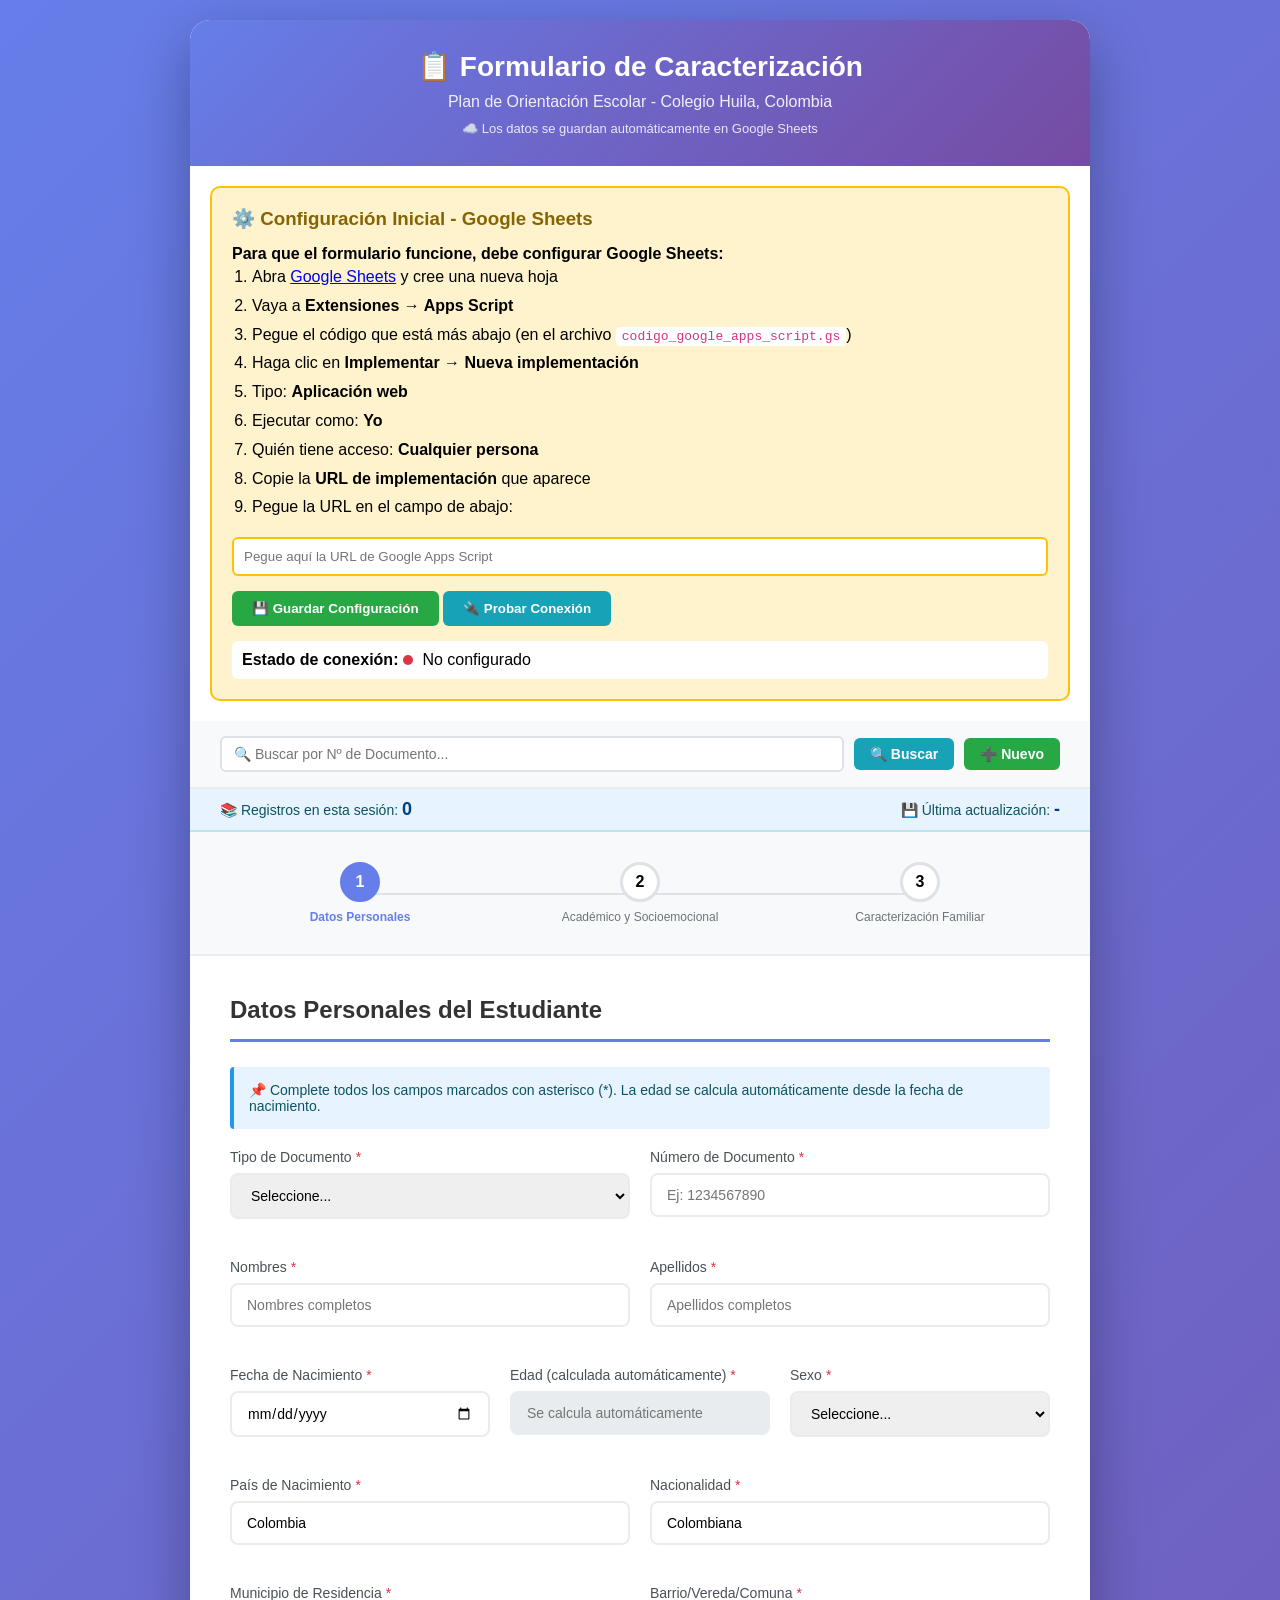
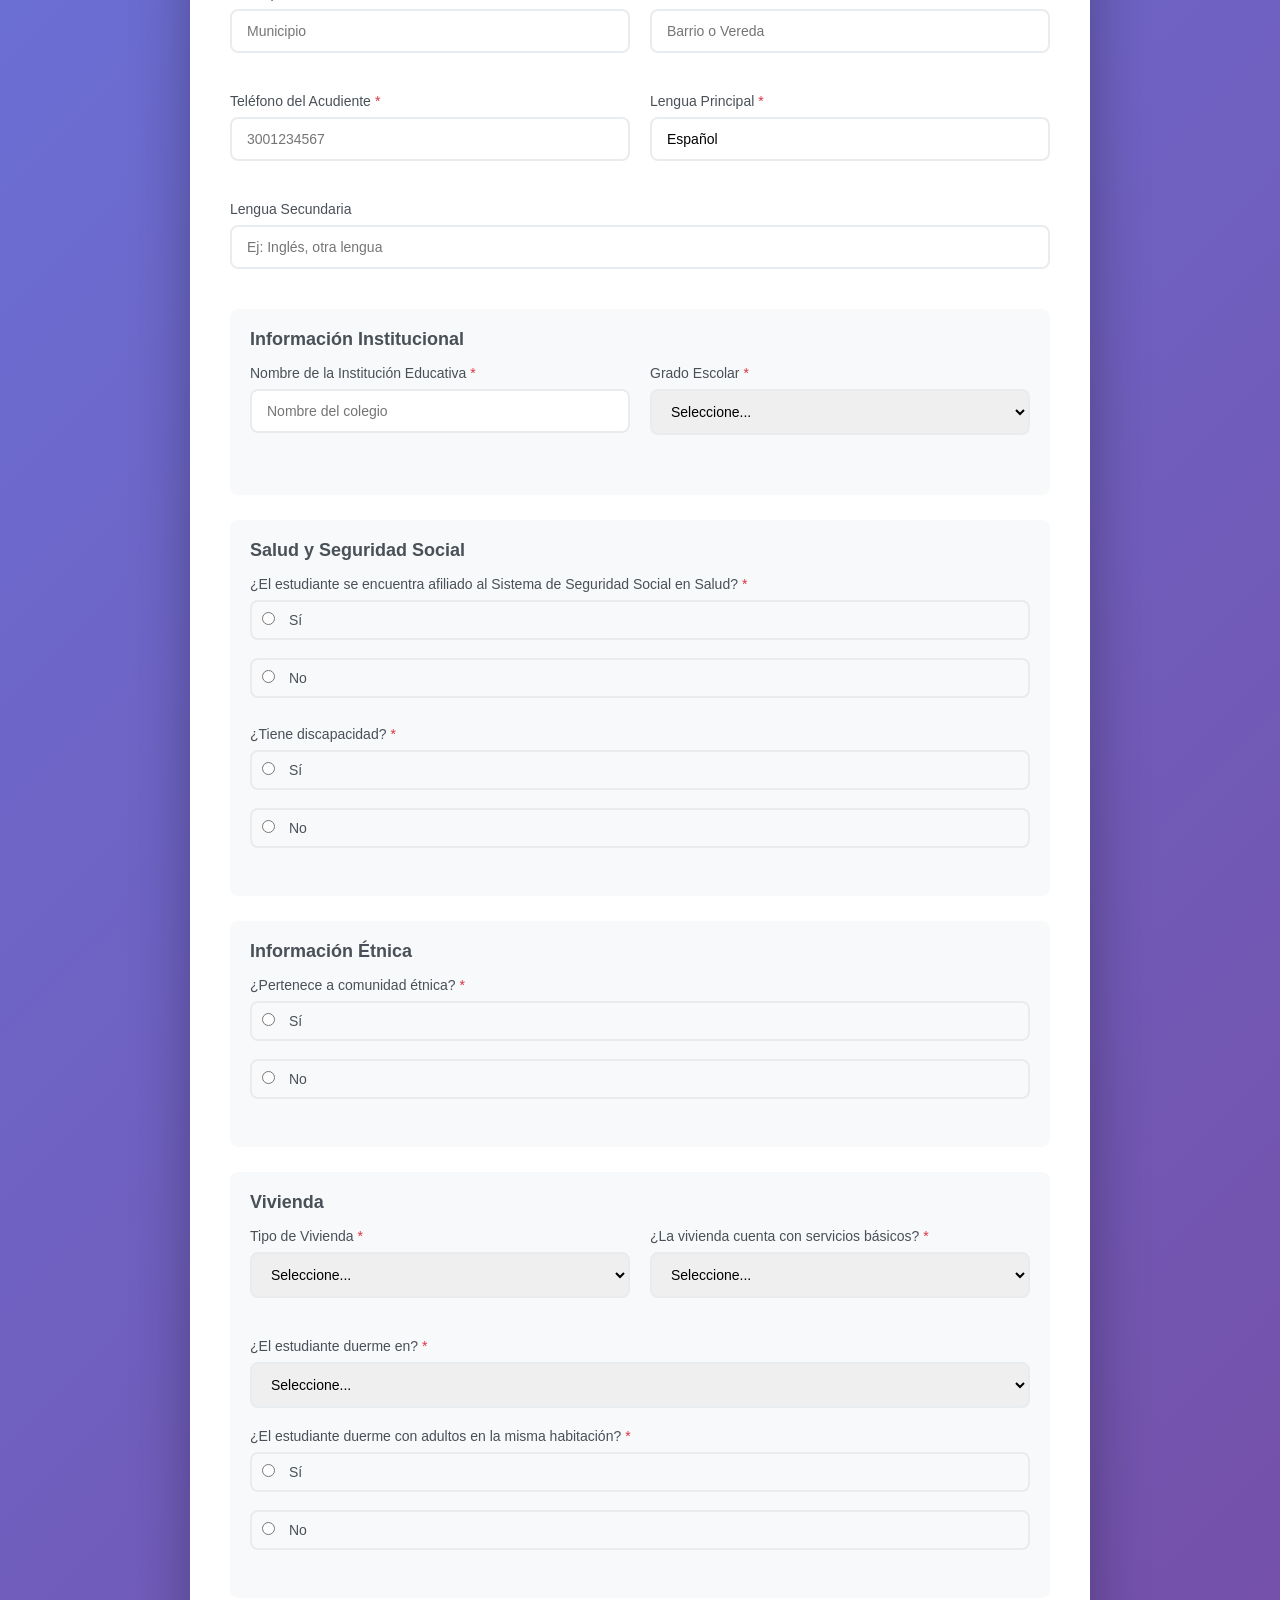
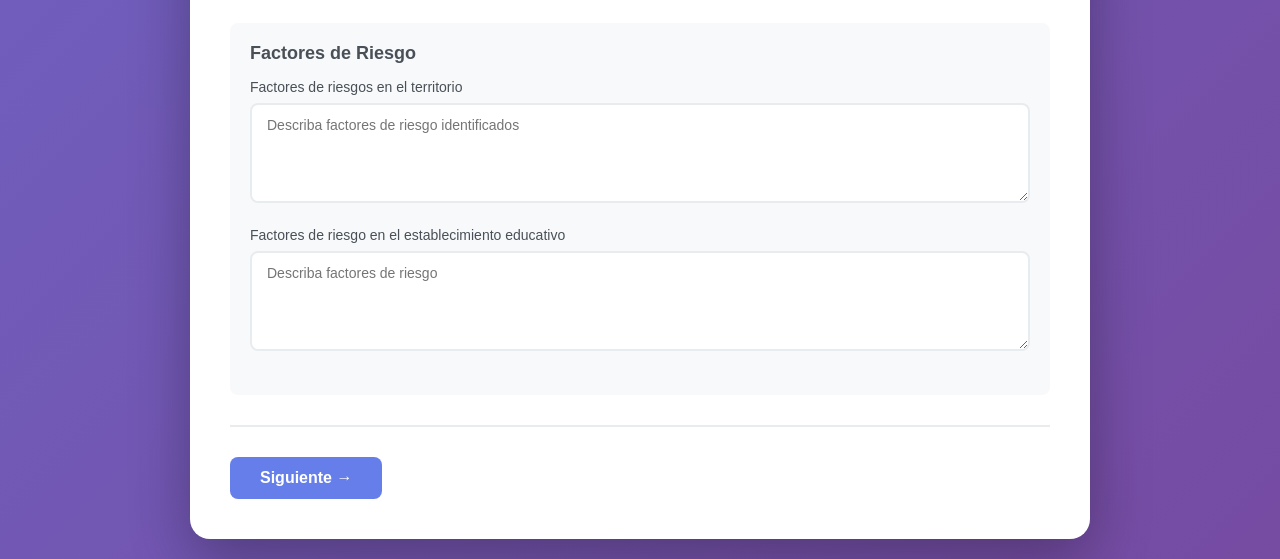
<file: formulario.html>
<!DOCTYPE html>
<html lang="es">
<head>
    <meta charset="UTF-8">
    <meta name="viewport" content="width=device-width, initial-scale=1.0">
    <title>Formulario de Caracterización - Plan de Orientación Escolar</title>
    <style>
        * {
            margin: 0;
            padding: 0;
            box-sizing: border-box;
        }

        body {
            font-family: 'Segoe UI', Tahoma, Geneva, Verdana, sans-serif;
            background: linear-gradient(135deg, #667eea 0%, #764ba2 100%);
            min-height: 100vh;
            padding: 20px;
        }

        .container {
            max-width: 900px;
            margin: 0 auto;
            background: white;
            border-radius: 20px;
            box-shadow: 0 20px 60px rgba(0,0,0,0.3);
            overflow: hidden;
        }

        .header {
            background: linear-gradient(135deg, #667eea 0%, #764ba2 100%);
            color: white;
            padding: 30px;
            text-align: center;
        }

        .header h1 {
            font-size: 28px;
            margin-bottom: 10px;
        }

        .header p {
            font-size: 16px;
            opacity: 0.9;
        }

        .config-section {
            background: #fff3cd;
            border: 2px solid #ffc107;
            padding: 20px;
            margin: 20px;
            border-radius: 10px;
        }

        .config-section h3 {
            color: #856404;
            margin-bottom: 15px;
        }

        .config-section code {
            background: #fff;
            padding: 2px 6px;
            border-radius: 4px;
            font-family: monospace;
            color: #d63384;
        }

        .config-section ol {
            margin-left: 20px;
            line-height: 1.8;
        }

        .config-section .btn-config {
            background: #28a745;
            color: white;
            padding: 10px 20px;
            border: none;
            border-radius: 6px;
            margin-top: 15px;
            cursor: pointer;
            font-weight: 600;
        }

        .toolbar {
            background: #f8f9fa;
            padding: 15px 30px;
            border-bottom: 2px solid #e9ecef;
            display: flex;
            gap: 10px;
            flex-wrap: wrap;
            align-items: center;
        }

        .toolbar input {
            padding: 8px 12px;
            border: 2px solid #dee2e6;
            border-radius: 6px;
            font-size: 14px;
            flex: 1;
            min-width: 200px;
        }

        .toolbar button {
            padding: 8px 16px;
            border: none;
            border-radius: 6px;
            font-weight: 600;
            cursor: pointer;
            transition: all 0.3s ease;
            font-size: 14px;
        }

        .btn-search {
            background: #17a2b8;
            color: white;
        }

        .btn-new {
            background: #28a745;
            color: white;
        }

        .toolbar button:hover {
            transform: translateY(-2px);
            box-shadow: 0 4px 12px rgba(0,0,0,0.2);
        }

        .stats {
            background: #e7f3ff;
            padding: 10px 30px;
            border-bottom: 2px solid #bee5eb;
            display: flex;
            justify-content: space-between;
            align-items: center;
        }

        .stats-item {
            font-size: 14px;
            color: #0c5460;
        }

        .stats-item strong {
            font-size: 18px;
            color: #004085;
        }

        .connection-status {
            display: inline-block;
            width: 10px;
            height: 10px;
            border-radius: 50%;
            background: #dc3545;
            margin-right: 5px;
        }

        .connection-status.connected {
            background: #28a745;
        }

        .progress-bar {
            display: flex;
            justify-content: space-between;
            padding: 20px 30px;
            background: #f8f9fa;
            border-bottom: 2px solid #e9ecef;
        }

        .progress-step {
            flex: 1;
            text-align: center;
            position: relative;
            padding: 10px;
        }

        .progress-step::before {
            content: '';
            position: absolute;
            top: 50%;
            left: 0;
            right: 0;
            height: 2px;
            background: #dee2e6;
            z-index: 0;
        }

        .progress-step:first-child::before {
            left: 50%;
        }

        .progress-step:last-child::before {
            right: 50%;
        }

        .step-circle {
            width: 40px;
            height: 40px;
            border-radius: 50%;
            background: white;
            border: 3px solid #dee2e6;
            display: inline-flex;
            align-items: center;
            justify-content: center;
            font-weight: bold;
            position: relative;
            z-index: 1;
            transition: all 0.3s ease;
        }

        .progress-step.active .step-circle {
            background: #667eea;
            border-color: #667eea;
            color: white;
        }

        .progress-step.completed .step-circle {
            background: #28a745;
            border-color: #28a745;
            color: white;
        }

        .step-label {
            display: block;
            margin-top: 8px;
            font-size: 12px;
            color: #6c757d;
            font-weight: 500;
        }

        .progress-step.active .step-label {
            color: #667eea;
            font-weight: 600;
        }

        .form-content {
            padding: 40px;
        }

        .form-section {
            display: none;
        }

        .form-section.active {
            display: block;
            animation: fadeIn 0.5s ease;
        }

        @keyframes fadeIn {
            from {
                opacity: 0;
                transform: translateY(20px);
            }
            to {
                opacity: 1;
                transform: translateY(0);
            }
        }

        .section-title {
            font-size: 24px;
            color: #333;
            margin-bottom: 25px;
            padding-bottom: 15px;
            border-bottom: 3px solid #667eea;
        }

        .form-row {
            display: grid;
            grid-template-columns: repeat(auto-fit, minmax(250px, 1fr));
            gap: 20px;
            margin-bottom: 20px;
        }

        .form-group {
            margin-bottom: 20px;
        }

        .form-group label {
            display: block;
            margin-bottom: 8px;
            color: #495057;
            font-weight: 500;
            font-size: 14px;
        }

        .form-group label.required::after {
            content: '*';
            color: #dc3545;
            margin-left: 4px;
        }

        .form-group input,
        .form-group select,
        .form-group textarea {
            width: 100%;
            padding: 12px 15px;
            border: 2px solid #e9ecef;
            border-radius: 8px;
            font-size: 14px;
            transition: all 0.3s ease;
            font-family: inherit;
        }

        .form-group input:focus,
        .form-group select:focus,
        .form-group textarea:focus {
            outline: none;
            border-color: #667eea;
            box-shadow: 0 0 0 3px rgba(102, 126, 234, 0.1);
        }

        .form-group input:read-only {
            background: #e9ecef;
            cursor: not-allowed;
        }

        .form-group textarea {
            min-height: 100px;
            resize: vertical;
        }

        .checkbox-group,
        .radio-group {
            display: flex;
            flex-direction: column;
            gap: 10px;
        }

        .checkbox-item,
        .radio-item {
            display: flex;
            align-items: center;
            padding: 10px;
            border: 2px solid #e9ecef;
            border-radius: 8px;
            cursor: pointer;
            transition: all 0.3s ease;
        }

        .checkbox-item:hover,
        .radio-item:hover {
            background: #f8f9fa;
            border-color: #667eea;
        }

        .checkbox-item input,
        .radio-item input {
            width: auto;
            margin-right: 10px;
            cursor: pointer;
        }

        .button-group {
            display: flex;
            justify-content: space-between;
            margin-top: 30px;
            padding-top: 30px;
            border-top: 2px solid #e9ecef;
        }

        .btn {
            padding: 12px 30px;
            border: none;
            border-radius: 8px;
            font-size: 16px;
            font-weight: 600;
            cursor: pointer;
            transition: all 0.3s ease;
            display: inline-flex;
            align-items: center;
            gap: 8px;
        }

        .btn-primary {
            background: #667eea;
            color: white;
        }

        .btn-primary:hover {
            background: #5568d3;
            transform: translateY(-2px);
            box-shadow: 0 5px 15px rgba(102, 126, 234, 0.3);
        }

        .btn-secondary {
            background: #6c757d;
            color: white;
        }

        .btn-secondary:hover {
            background: #5a6268;
        }

        .btn-success {
            background: #28a745;
            color: white;
        }

        .btn-success:hover {
            background: #218838;
            transform: translateY(-2px);
            box-shadow: 0 5px 15px rgba(40, 167, 69, 0.3);
        }

        .btn:disabled {
            opacity: 0.5;
            cursor: not-allowed;
        }

        .alert {
            padding: 15px 20px;
            border-radius: 8px;
            margin-bottom: 20px;
            display: none;
        }

        .alert.show {
            display: block;
            animation: slideDown 0.3s ease;
        }

        @keyframes slideDown {
            from {
                opacity: 0;
                transform: translateY(-10px);
            }
            to {
                opacity: 1;
                transform: translateY(0);
            }
        }

        .alert-success {
            background: #d4edda;
            border: 1px solid #c3e6cb;
            color: #155724;
        }

        .alert-danger {
            background: #f8d7da;
            border: 1px solid #f5c6cb;
            color: #721c24;
        }

        .alert-info {
            background: #d1ecf1;
            border: 1px solid #bee5eb;
            color: #0c5460;
        }

        .subsection {
            background: #f8f9fa;
            padding: 20px;
            border-radius: 8px;
            margin-bottom: 25px;
        }

        .subsection-title {
            font-size: 18px;
            color: #495057;
            margin-bottom: 15px;
            font-weight: 600;
        }

        .info-box {
            background: #e7f3ff;
            border-left: 4px solid #2196F3;
            padding: 15px;
            margin-bottom: 20px;
            border-radius: 4px;
        }

        .info-box p {
            margin: 0;
            color: #0c5460;
            font-size: 14px;
        }

        .loading {
            display: none;
            text-align: center;
            padding: 20px;
        }

        .loading.show {
            display: block;
        }

        .spinner {
            border: 4px solid #f3f3f3;
            border-top: 4px solid #667eea;
            border-radius: 50%;
            width: 40px;
            height: 40px;
            animation: spin 1s linear infinite;
            margin: 0 auto;
        }

        @keyframes spin {
            0% { transform: rotate(0deg); }
            100% { transform: rotate(360deg); }
        }

        @media (max-width: 768px) {
            .form-content {
                padding: 20px;
            }

            .header h1 {
                font-size: 22px;
            }

            .section-title {
                font-size: 20px;
            }

            .toolbar {
                padding: 15px;
            }

            .stats {
                flex-direction: column;
                gap: 10px;
            }
        }
    </style>
</head>
<body>
    <div class="container">
        <div class="header">
            <h1>📋 Formulario de Caracterización</h1>
            <p>Plan de Orientación Escolar - Colegio Huila, Colombia</p>
            <p style="font-size: 13px; margin-top: 10px; opacity: 0.85;">
                ☁️ Los datos se guardan automáticamente en Google Sheets
            </p>
        </div>

        <!-- SECCIÓN DE CONFIGURACIÓN -->
        <div class="config-section" id="configSection">
            <h3>⚙️ Configuración Inicial - Google Sheets</h3>
            <p><strong>Para que el formulario funcione, debe configurar Google Sheets:</strong></p>
            <ol>
                <li>Abra <a href="https://sheets.google.com" target="_blank">Google Sheets</a> y cree una nueva hoja</li>
                <li>Vaya a <strong>Extensiones → Apps Script</strong></li>
                <li>Pegue el código que está más abajo (en el archivo <code>codigo_google_apps_script.gs</code>)</li>
                <li>Haga clic en <strong>Implementar → Nueva implementación</strong></li>
                <li>Tipo: <strong>Aplicación web</strong></li>
                <li>Ejecutar como: <strong>Yo</strong></li>
                <li>Quién tiene acceso: <strong>Cualquier persona</strong></li>
                <li>Copie la <strong>URL de implementación</strong> que aparece</li>
                <li>Pegue la URL en el campo de abajo:</li>
            </ol>
            
            <div style="margin-top: 15px;">
                <input type="text" id="scriptURL" placeholder="Pegue aquí la URL de Google Apps Script" 
                       style="width: 100%; padding: 10px; border: 2px solid #ffc107; border-radius: 6px;">
                <button class="btn-config" onclick="guardarURL()">💾 Guardar Configuración</button>
                <button class="btn-config" style="background: #17a2b8;" onclick="probarConexion()">🔌 Probar Conexión</button>
            </div>

            <div style="margin-top: 15px; padding: 10px; background: #fff; border-radius: 6px;">
                <strong>Estado de conexión:</strong> 
                <span class="connection-status" id="connectionStatus"></span>
                <span id="statusText">No configurado</span>
            </div>
        </div>

        <div class="toolbar">
            <input type="text" id="searchDoc" placeholder="🔍 Buscar por Nº de Documento..." />
            <button class="btn-search" onclick="buscarEstudiante()">🔍 Buscar</button>
            <button class="btn-new" onclick="nuevoRegistro()">➕ Nuevo</button>
        </div>

        <div class="stats">
            <div class="stats-item">
                📚 Registros en esta sesión: <strong id="totalEstudiantes">0</strong>
            </div>
            <div class="stats-item">
                💾 Última actualización: <strong id="ultimaActualizacion">-</strong>
            </div>
        </div>

        <div class="progress-bar">
            <div class="progress-step active" data-step="1">
                <span class="step-circle">1</span>
                <span class="step-label">Datos Personales</span>
            </div>
            <div class="progress-step" data-step="2">
                <span class="step-circle">2</span>
                <span class="step-label">Académico y Socioemocional</span>
            </div>
            <div class="progress-step" data-step="3">
                <span class="step-circle">3</span>
                <span class="step-label">Caracterización Familiar</span>
            </div>
        </div>

        <form id="caracterizacionForm">
            <div class="form-content">
                <div id="alertContainer"></div>
                
                <div class="loading" id="loadingIndicator">
                    <div class="spinner"></div>
                    <p style="margin-top: 10px; color: #667eea;">Guardando en Google Sheets...</p>
                </div>

                <!-- SECCIÓN 1: DATOS PERSONALES DEL ESTUDIANTE -->
                <div class="form-section active" data-section="1">
                    <h2 class="section-title">Datos Personales del Estudiante</h2>
                    
                    <div class="info-box">
                        <p>📌 Complete todos los campos marcados con asterisco (*). La edad se calcula automáticamente desde la fecha de nacimiento.</p>
                    </div>

                    <div class="form-row">
                        <div class="form-group">
                            <label class="required">Tipo de Documento</label>
                            <select name="tipoDocumento" required>
                                <option value="">Seleccione...</option>
                                <option value="TI">Tarjeta de Identidad</option>
                                <option value="CC">Cédula de Ciudadanía</option>
                                <option value="NUIP">NUIP</option>
                                <option value="CE">Cédula de Extranjería</option>
                            </select>
                        </div>

                        <div class="form-group">
                            <label class="required">Número de Documento</label>
                            <input type="text" name="numeroDocumento" id="numeroDocumento" required placeholder="Ej: 1234567890">
                        </div>
                    </div>

                    <div class="form-row">
                        <div class="form-group">
                            <label class="required">Nombres</label>
                            <input type="text" name="nombres" required placeholder="Nombres completos">
                        </div>

                        <div class="form-group">
                            <label class="required">Apellidos</label>
                            <input type="text" name="apellidos" required placeholder="Apellidos completos">
                        </div>
                    </div>

                    <div class="form-row">
                        <div class="form-group">
                            <label class="required">Fecha de Nacimiento</label>
                            <input type="date" name="fechaNacimiento" id="fechaNacimiento" required>
                        </div>

                        <div class="form-group">
                            <label class="required">Edad (calculada automáticamente)</label>
                            <input type="number" name="edad" id="edad" readonly placeholder="Se calcula automáticamente">
                        </div>

                        <div class="form-group">
                            <label class="required">Sexo</label>
                            <select name="sexo" required>
                                <option value="">Seleccione...</option>
                                <option value="M">Masculino</option>
                                <option value="F">Femenino</option>
                            </select>
                        </div>
                    </div>

                    <div class="form-row">
                        <div class="form-group">
                            <label class="required">País de Nacimiento</label>
                            <input type="text" name="paisNacimiento" required value="Colombia">
                        </div>

                        <div class="form-group">
                            <label class="required">Nacionalidad</label>
                            <input type="text" name="nacionalidad" required value="Colombiana">
                        </div>
                    </div>

                    <div class="form-row">
                        <div class="form-group">
                            <label class="required">Municipio de Residencia</label>
                            <input type="text" name="municipioResidencia" required placeholder="Municipio">
                        </div>

                        <div class="form-group">
                            <label class="required">Barrio/Vereda/Comuna</label>
                            <input type="text" name="barrioVereda" required placeholder="Barrio o Vereda">
                        </div>
                    </div>

                    <div class="form-row">
                        <div class="form-group">
                            <label class="required">Teléfono del Acudiente</label>
                            <input type="tel" name="telefonoAcudiente" required placeholder="3001234567">
                        </div>

                        <div class="form-group">
                            <label class="required">Lengua Principal</label>
                            <input type="text" name="lenguaPrincipal" required value="Español">
                        </div>
                    </div>

                    <div class="form-row">
                        <div class="form-group">
                            <label>Lengua Secundaria</label>
                            <input type="text" name="lenguaSecundaria" placeholder="Ej: Inglés, otra lengua">
                        </div>
                    </div>

                    <div class="subsection">
                        <h3 class="subsection-title">Información Institucional</h3>
                        
                        <div class="form-row">
                            <div class="form-group">
                                <label class="required">Nombre de la Institución Educativa</label>
                                <input type="text" name="institucionEducativa" required placeholder="Nombre del colegio">
                            </div>

                            <div class="form-group">
                                <label class="required">Grado Escolar</label>
                                <select name="gradoEscolar" required>
                                    <option value="">Seleccione...</option>
                                    <option value="Transición">Transición</option>
                                    <option value="1">Primero</option>
                                    <option value="2">Segundo</option>
                                    <option value="3">Tercero</option>
                                    <option value="4">Cuarto</option>
                                    <option value="5">Quinto</option>
                                    <option value="6">Sexto</option>
                                    <option value="7">Séptimo</option>
                                    <option value="8">Octavo</option>
                                    <option value="9">Noveno</option>
                                    <option value="10">Décimo</option>
                                    <option value="11">Once</option>
                                </select>
                            </div>
                        </div>
                    </div>

                    <div class="subsection">
                        <h3 class="subsection-title">Salud y Seguridad Social</h3>
                        
                        <div class="form-group">
                            <label class="required">¿El estudiante se encuentra afiliado al Sistema de Seguridad Social en Salud?</label>
                            <div class="radio-group">
                                <label class="radio-item">
                                    <input type="radio" name="afiliadoSalud" value="Si" required>
                                    Sí
                                </label>
                                <label class="radio-item">
                                    <input type="radio" name="afiliadoSalud" value="No" required>
                                    No
                                </label>
                            </div>
                        </div>

                        <div class="form-group">
                            <label class="required">¿Tiene discapacidad?</label>
                            <div class="radio-group">
                                <label class="radio-item">
                                    <input type="radio" name="tieneDiscapacidad" value="Si" required>
                                    Sí
                                </label>
                                <label class="radio-item">
                                    <input type="radio" name="tieneDiscapacidad" value="No" required>
                                    No
                                </label>
                            </div>
                        </div>

                        <div class="form-group" id="categoriaDiscapacidadGroup" style="display:none;">
                            <label>Categoría de Discapacidad</label>
                            <select name="categoriaDiscapacidad">
                                <option value="">Seleccione...</option>
                                <option value="Fisica">Física</option>
                                <option value="Visual">Visual</option>
                                <option value="Auditiva">Auditiva</option>
                                <option value="Cognitiva">Cognitiva</option>
                                <option value="Psicosocial">Psicosocial</option>
                                <option value="Multiple">Múltiple</option>
                                <option value="Otra">Otra</option>
                            </select>
                        </div>
                    </div>

                    <div class="subsection">
                        <h3 class="subsection-title">Información Étnica</h3>
                        
                        <div class="form-group">
                            <label class="required">¿Pertenece a comunidad étnica?</label>
                            <div class="radio-group">
                                <label class="radio-item">
                                    <input type="radio" name="perteneceEtnia" value="Si" required>
                                    Sí
                                </label>
                                <label class="radio-item">
                                    <input type="radio" name="perteneceEtnia" value="No" required>
                                    No
                                </label>
                            </div>
                        </div>

                        <div class="form-group" id="tipoEtniaGroup" style="display:none;">
                            <label>Tipo de Etnia</label>
                            <select name="tipoEtnia">
                                <option value="">Seleccione...</option>
                                <option value="Indigena">Indígena</option>
                                <option value="Afrodescendiente">Afrodescendiente</option>
                                <option value="Raizal">Raizal</option>
                                <option value="Palenquero">Palenquero</option>
                                <option value="Gitano">Gitano/ROM</option>
                            </select>
                        </div>

                        <div class="form-group" id="puebloIndigenaGroup" style="display:none;">
                            <label>Si es indígena, mencione pueblo o resguardo</label>
                            <input type="text" name="puebloIndigena" placeholder="Nombre del pueblo o resguardo">
                        </div>
                    </div>

                    <div class="subsection">
                        <h3 class="subsection-title">Vivienda</h3>
                        
                        <div class="form-row">
                            <div class="form-group">
                                <label class="required">Tipo de Vivienda</label>
                                <select name="tipoVivienda" required>
                                    <option value="">Seleccione...</option>
                                    <option value="Casa">Casa</option>
                                    <option value="Apartamento">Apartamento</option>
                                    <option value="Cuarto">Cuarto</option>
                                    <option value="Otro">Otro</option>
                                </select>
                            </div>

                            <div class="form-group">
                                <label class="required">¿La vivienda cuenta con servicios básicos?</label>
                                <select name="serviciosBasicos" required>
                                    <option value="">Seleccione...</option>
                                    <option value="Todos">Todos los servicios</option>
                                    <option value="Parcial">Servicios parciales</option>
                                    <option value="Ninguno">Sin servicios</option>
                                </select>
                            </div>
                        </div>

                        <div class="form-group">
                            <label class="required">¿El estudiante duerme en?</label>
                            <select name="estudianteDuermeEn" required>
                                <option value="">Seleccione...</option>
                                <option value="Cama propia">Cama propia</option>
                                <option value="Cama compartida con hermanos">Cama compartida con hermanos</option>
                                <option value="Cama compartida con adultos">Cama compartida con adultos</option>
                                <option value="Otro">Otro</option>
                            </select>
                        </div>

                        <div class="form-group">
                            <label class="required">¿El estudiante duerme con adultos en la misma habitación?</label>
                            <div class="radio-group">
                                <label class="radio-item">
                                    <input type="radio" name="duermeConAdultos" value="Si" required>
                                    Sí
                                </label>
                                <label class="radio-item">
                                    <input type="radio" name="duermeConAdultos" value="No" required>
                                    No
                                </label>
                            </div>
                        </div>
                    </div>

                    <div class="subsection">
                        <h3 class="subsection-title">Factores de Riesgo</h3>
                        
                        <div class="form-group">
                            <label>Factores de riesgos en el territorio</label>
                            <textarea name="factoresRiesgoTerritorio" placeholder="Describa factores de riesgo identificados"></textarea>
                        </div>

                        <div class="form-group">
                            <label>Factores de riesgo en el establecimiento educativo</label>
                            <textarea name="factoresRiesgoColegio" placeholder="Describa factores de riesgo"></textarea>
                        </div>
                    </div>
                </div>

                <!-- SECCIÓN 2: ACADÉMICO Y SOCIOEMOCIONAL -->
                <div class="form-section" data-section="2">
                    <h2 class="section-title">Caracterización Académica y Socioemocional</h2>
                    
                    <div class="info-box">
                        <p>🎓 Esta sección nos ayuda a conocer mejor tus intereses, fortalezas y necesidades.</p>
                    </div>

                    <div class="subsection">
                        <h3 class="subsection-title">Aspecto Académico</h3>
                        
                        <div class="form-group">
                            <label>¿Qué aspectos del colegio te generan más entusiasmo o motivación?</label>
                            <textarea name="entusiasmoMotivacion" placeholder="Comparte qué es lo que más te gusta del colegio..."></textarea>
                        </div>

                        <div class="form-group">
                            <label>¿En qué asignaturas te sientes más fuerte y en cuáles necesitas apoyo?</label>
                            <textarea name="asignaturasFortalezas" placeholder="Menciona las asignaturas..."></textarea>
                        </div>

                        <div class="form-group">
                            <label>¿Tienes un lugar adecuado para estudiar en casa?</label>
                            <div class="radio-group">
                                <label class="radio-item">
                                    <input type="radio" name="lugarEstudio" value="Si">
                                    Sí
                                </label>
                                <label class="radio-item">
                                    <input type="radio" name="lugarEstudio" value="No">
                                    No
                                </label>
                                <label class="radio-item">
                                    <input type="radio" name="lugarEstudio" value="A veces">
                                    A veces
                                </label>
                            </div>
                        </div>
                    </div>

                    <div class="subsection">
                        <h3 class="subsection-title">Aspecto Socioemocional</h3>
                        
                        <div class="form-group">
                            <label>¿Cómo sueles manejar las emociones fuertes?</label>
                            <textarea name="manejoEmociones" placeholder="Describe cómo manejas tus emociones..."></textarea>
                        </div>

                        <div class="form-group">
                            <label>¿Qué acciones haces para cuidar tu salud física y emocional?</label>
                            <textarea name="accionesSalud" placeholder="Comparte qué haces para cuidarte..."></textarea>
                        </div>
                    </div>
                </div>

                <!-- SECCIÓN 3: CARACTERIZACIÓN FAMILIAR -->
                <div class="form-section" data-section="3">
                    <h2 class="section-title">Caracterización Familiar</h2>
                    
                    <div class="info-box">
                        <p>👨‍👩‍👧‍👦 Información del contexto familiar del estudiante.</p>
                    </div>

                    <div class="subsection">
                        <h3 class="subsection-title">Información de la Madre</h3>
                        
                        <div class="form-row">
                            <div class="form-group">
                                <label>Documento</label>
                                <input type="text" name="documentoMadre" placeholder="Número de documento">
                            </div>

                            <div class="form-group">
                                <label>Edad</label>
                                <input type="number" name="edadMadre" min="18" max="100">
                            </div>
                        </div>

                        <div class="form-row">
                            <div class="form-group">
                                <label>Nivel de escolaridad</label>
                                <select name="escolaridadMadre">
                                    <option value="">Seleccione...</option>
                                    <option value="Ninguno">Ninguno</option>
                                    <option value="Primaria incompleta">Primaria incompleta</option>
                                    <option value="Primaria completa">Primaria completa</option>
                                    <option value="Secundaria incompleta">Secundaria incompleta</option>
                                    <option value="Secundaria completa">Secundaria completa</option>
                                    <option value="Técnico">Técnico</option>
                                    <option value="Tecnólogo">Tecnólogo</option>
                                    <option value="Profesional">Profesional</option>
                                    <option value="Posgrado">Posgrado</option>
                                </select>
                            </div>

                            <div class="form-group">
                                <label>Ocupación</label>
                                <input type="text" name="ocupacionMadre">
                            </div>
                        </div>
                    </div>

                    <div class="subsection">
                        <h3 class="subsection-title">Información del Padre</h3>
                        
                        <div class="form-row">
                            <div class="form-group">
                                <label>Documento</label>
                                <input type="text" name="documentoPadre" placeholder="Número de documento">
                            </div>

                            <div class="form-group">
                                <label>Edad</label>
                                <input type="number" name="edadPadre" min="18" max="100">
                            </div>
                        </div>

                        <div class="form-row">
                            <div class="form-group">
                                <label>Nivel de escolaridad</label>
                                <select name="escolaridadPadre">
                                    <option value="">Seleccione...</option>
                                    <option value="Ninguno">Ninguno</option>
                                    <option value="Primaria incompleta">Primaria incompleta</option>
                                    <option value="Primaria completa">Primaria completa</option>
                                    <option value="Secundaria incompleta">Secundaria incompleta</option>
                                    <option value="Secundaria completa">Secundaria completa</option>
                                    <option value="Técnico">Técnico</option>
                                    <option value="Tecnólogo">Tecnólogo</option>
                                    <option value="Profesional">Profesional</option>
                                    <option value="Posgrado">Posgrado</option>
                                </select>
                            </div>

                            <div class="form-group">
                                <label>Ocupación</label>
                                <input type="text" name="ocupacionPadre">
                            </div>
                        </div>
                    </div>

                    <div class="subsection">
                        <h3 class="subsection-title">Composición Familiar</h3>
                        
                        <div class="form-group">
                            <label>Número de hermanos</label>
                            <input type="number" name="numeroHermanos" min="0" max="20">
                        </div>

                        <div class="form-group">
                            <label>Personas en el núcleo familiar</label>
                            <input type="number" name="personasNucleoFamiliar" min="1" max="30">
                        </div>
                    </div>
                </div>

                <!-- Botones de navegación -->
                <div class="button-group">
                    <button type="button" class="btn btn-secondary" id="prevBtn" style="display: none;">
                        ← Anterior
                    </button>
                    <button type="button" class="btn btn-primary" id="nextBtn">
                        Siguiente →
                    </button>
                    <button type="submit" class="btn btn-success" id="submitBtn" style="display: none;">
                        ☁️ Guardar en Google Sheets
                    </button>
                </div>
            </div>
        </form>
    </div>

    <script>
        // Variables globales
        let currentSection = 1;
        const totalSections = 3;
        const form = document.getElementById('caracterizacionForm');
        const prevBtn = document.getElementById('prevBtn');
        const nextBtn = document.getElementById('nextBtn');
        const submitBtn = document.getElementById('submitBtn');
        let contadorRegistros = 0;

        // Cargar URL guardada
        window.addEventListener('load', () => {
            const savedURL = localStorage.getItem('googleScriptURL');
            if (savedURL) {
                document.getElementById('scriptURL').value = savedURL;
                document.getElementById('statusText').textContent = 'Configurado';
                document.getElementById('connectionStatus').classList.add('connected');
            }
        });

        // Guardar URL de Google Script
        function guardarURL() {
            const url = document.getElementById('scriptURL').value.trim();
            if (!url) {
                showAlert('⚠️ Por favor ingrese la URL de Google Apps Script', 'danger');
                return;
            }
            
            if (!url.includes('script.google.com')) {
                showAlert('⚠️ La URL no parece ser de Google Apps Script', 'danger');
                return;
            }

            localStorage.setItem('googleScriptURL', url);
            showAlert('✅ URL guardada correctamente', 'success');
            document.getElementById('statusText').textContent = 'Configurado';
        }

        // Probar conexión con Google Sheets
        function probarConexion() {
            const url = localStorage.getItem('googleScriptURL');
            if (!url) {
                showAlert('⚠️ Primero debe guardar la URL de Google Apps Script', 'danger');
                return;
            }

            document.getElementById('loadingIndicator').classList.add('show');

            fetch(url + '?action=test')
                .then(response => response.json())
                .then(data => {
                    document.getElementById('loadingIndicator').classList.remove('show');
                    if (data.result === 'success') {
                        showAlert('✅ Conexión exitosa con Google Sheets', 'success');
                        document.getElementById('connectionStatus').classList.add('connected');
                        document.getElementById('statusText').textContent = 'Conectado';
                    } else {
                        throw new Error('Error en la conexión');
                    }
                })
                .catch(error => {
                    document.getElementById('loadingIndicator').classList.remove('show');
                    showAlert('❌ Error de conexión. Verifique la URL y los permisos', 'danger');
                    document.getElementById('connectionStatus').classList.remove('connected');
                    document.getElementById('statusText').textContent = 'Error de conexión';
                });
        }

        // Cálculo automático de edad
        document.getElementById('fechaNacimiento').addEventListener('change', function() {
            const fechaNac = new Date(this.value);
            const hoy = new Date();
            let edad = hoy.getFullYear() - fechaNac.getFullYear();
            const mes = hoy.getMonth() - fechaNac.getMonth();
            
            if (mes < 0 || (mes === 0 && hoy.getDate() < fechaNac.getDate())) {
                edad--;
            }
            
            document.getElementById('edad').value = edad;
        });

        // Función para mostrar alertas
        function showAlert(message, type = 'success') {
            const alertContainer = document.getElementById('alertContainer');
            const alert = document.createElement('div');
            alert.className = `alert alert-${type} show`;
            alert.textContent = message;
            alertContainer.appendChild(alert);
            
            setTimeout(() => {
                alert.classList.remove('show');
                setTimeout(() => alert.remove(), 300);
            }, 5000);
        }

        // Función para buscar estudiante
        function buscarEstudiante() {
            const docBusqueda = document.getElementById('searchDoc').value.trim();
            
            if (!docBusqueda) {
                showAlert('⚠️ Ingrese un número de documento', 'danger');
                return;
            }

            const url = localStorage.getItem('googleScriptURL');
            if (!url) {
                showAlert('⚠️ Configure primero la conexión con Google Sheets', 'danger');
                return;
            }

            document.getElementById('loadingIndicator').classList.add('show');

            fetch(url + '?action=search&doc=' + docBusqueda)
                .then(response => response.json())
                .then(data => {
                    document.getElementById('loadingIndicator').classList.remove('show');
                    if (data.result === 'found') {
                        // Cargar datos en el formulario
                        for (let key in data.estudiante) {
                            const field = form.elements[key];
                            if (field) {
                                if (field.type === 'radio') {
                                    const option = form.querySelector(`[name="${key}"][value="${data.estudiante[key]}"]`);
                                    if (option) option.checked = true;
                                } else {
                                    field.value = data.estudiante[key];
                                }
                            }
                        }
                        showAlert(`✅ Estudiante encontrado: ${data.estudiante.nombres}`, 'info');
                    } else {
                        showAlert('❌ No se encontró estudiante con ese documento', 'danger');
                    }
                })
                .catch(error => {
                    document.getElementById('loadingIndicator').classList.remove('show');
                    showAlert('❌ Error al buscar: ' + error.message, 'danger');
                });
        }

        // Función para nuevo registro
        function nuevoRegistro() {
            form.reset();
            document.getElementById('searchDoc').value = '';
            currentSection = 1;
            showSection(1);
            showAlert('📝 Formulario limpio para nuevo registro', 'info');
        }

        // Función para actualizar visualización de secciones
        function showSection(n) {
            const sections = document.querySelectorAll('.form-section');
            const progressSteps = document.querySelectorAll('.progress-step');
            
            sections.forEach(section => section.classList.remove('active'));
            sections[n - 1].classList.add('active');
            
            progressSteps.forEach((step, index) => {
                step.classList.remove('active', 'completed');
                if (index + 1 < n) {
                    step.classList.add('completed');
                } else if (index + 1 === n) {
                    step.classList.add('active');
                }
            });
            
            prevBtn.style.display = n === 1 ? 'none' : 'inline-flex';
            nextBtn.style.display = n === totalSections ? 'none' : 'inline-flex';
            submitBtn.style.display = n === totalSections ? 'inline-flex' : 'none';
            
            window.scrollTo({ top: 0, behavior: 'smooth' });
        }

        // Validar sección actual
        function validateCurrentSection() {
            const currentSectionElement = document.querySelector(`.form-section[data-section="${currentSection}"]`);
            const requiredFields = currentSectionElement.querySelectorAll('[required]');
            
            for (let field of requiredFields) {
                if (!field.value.trim()) {
                    field.focus();
                    showAlert('⚠️ Complete todos los campos obligatorios (*)', 'danger');
                    return false;
                }
            }
            return true;
        }

        // Navegación
        nextBtn.addEventListener('click', () => {
            if (validateCurrentSection()) {
                currentSection++;
                showSection(currentSection);
            }
        });

        prevBtn.addEventListener('click', () => {
            currentSection--;
            showSection(currentSection);
        });

        // Lógica condicional
        document.querySelector('[name="tieneDiscapacidad"]').addEventListener('change', (e) => {
            document.getElementById('categoriaDiscapacidadGroup').style.display = 
                e.target.value === 'Si' ? 'block' : 'none';
        });

        document.querySelector('[name="perteneceEtnia"]').addEventListener('change', (e) => {
            document.getElementById('tipoEtniaGroup').style.display = 
                e.target.value === 'Si' ? 'block' : 'none';
        });

        document.addEventListener('change', (e) => {
            if (e.target.name === 'tipoEtnia') {
                document.getElementById('puebloIndigenaGroup').style.display = 
                    e.target.value === 'Indigena' ? 'block' : 'none';
            }
        });

        // Manejo del envío a Google Sheets
        form.addEventListener('submit', (e) => {
            e.preventDefault();
            
            if (!validateCurrentSection()) return;

            const url = localStorage.getItem('googleScriptURL');
            if (!url) {
                showAlert('⚠️ Configure primero la conexión con Google Sheets', 'danger');
                return;
            }

            const formData = new FormData(form);
            const estudiante = {};
            
            for (let [key, value] of formData.entries()) {
                estudiante[key] = value;
            }

            estudiante.fechaRegistro = new Date().toLocaleString('es-CO');

            document.getElementById('loadingIndicator').classList.add('show');

            // Enviar a Google Sheets
            fetch(url, {
                method: 'POST',
                mode: 'no-cors',
                headers: {
                    'Content-Type': 'application/json',
                },
                body: JSON.stringify(estudiante)
            })
            .then(() => {
                document.getElementById('loadingIndicator').classList.remove('show');
                contadorRegistros++;
                document.getElementById('totalEstudiantes').textContent = contadorRegistros;
                document.getElementById('ultimaActualizacion').textContent = new Date().toLocaleTimeString('es-CO');
                
                showAlert('✅ Datos guardados exitosamente en Google Sheets', 'success');
                
                setTimeout(() => {
                    if (confirm('¿Desea registrar otro estudiante?')) {
                        nuevoRegistro();
                    }
                }, 1500);
            })
            .catch(error => {
                document.getElementById('loadingIndicator').classList.remove('show');
                showAlert('❌ Error al guardar: ' + error.message, 'danger');
            });
        });

        // Inicializar
        showSection(1);
    </script>
</body>
</html>
</file>
<file: css/themes.css>
:root {
  --bg-0: #f4fbff;
  --bg-1: #e8f7ef;
  --bg-2: #fff5e7;
  --surface: #ffffff;
  --surface-soft: #f8fafc;
  --line: #dbe3eb;
  --text: #11223a;
  --text-soft: #46607d;
  --primary: #0f7a8a;
  --primary-strong: #0a5f6b;
  --accent: #f4b400;
  --ok: #1f8f4e;
  --danger: #b53b3b;
  --radius-xl: 24px;
  --radius-lg: 16px;
  --radius-md: 12px;
  --shadow: 0 16px 36px rgba(17, 34, 58, 0.14);
}
</file>
<file: css/global.css>
* {
  box-sizing: border-box;
  margin: 0;
  padding: 0;
}

html,
body {
  min-height: 100%;
}

body {
  font-family: 'Nunito', 'Segoe UI', sans-serif;
  color: var(--text);
  background:
    radial-gradient(circle at 8% 12%, rgba(244, 180, 0, 0.22), transparent 26%),
    radial-gradient(circle at 92% 8%, rgba(15, 122, 138, 0.18), transparent 30%),
    linear-gradient(170deg, var(--bg-0), var(--bg-1) 58%, var(--bg-2));
  padding: 20px;
}

h1,
h2,
h3,
.step-badge {
  font-family: 'Baloo 2', 'Nunito', sans-serif;
}

button,
input,
select,
textarea {
  font: inherit;
}

a {
  color: inherit;
}
</file>
<file: css/layout.css>
.app-shell {
  max-width: 1140px;
  margin: 0 auto;
  background: var(--surface);
  border-radius: var(--radius-xl);
  box-shadow: var(--shadow);
  overflow: hidden;
}

.hero {
  background: linear-gradient(135deg, var(--primary), var(--primary-strong));
  color: #fff;
  padding: 28px;
}

.hero h1 {
  font-size: clamp(1.7rem, 2vw, 2.3rem);
  margin-bottom: 6px;
}

.hero p {
  max-width: 900px;
  opacity: 0.98;
  line-height: 1.34;
}

.hero-chip {
  margin-top: 12px;
}

.toolbar,
.stats,
.progress,
.form-wrapper {
  padding-inline: 24px;
}

.toolbar,
.stats,
.progress {
  background: var(--surface-soft);
  border-bottom: 1px solid var(--line);
}

.toolbar {
  padding-block: 16px;
  display: grid;
  grid-template-columns: 1fr auto auto;
  gap: 10px;
}

.stats {
  padding-block: 12px;
  display: grid;
  grid-template-columns: repeat(3, minmax(210px, 1fr));
  gap: 10px;
}

.progress {
  padding-block: 14px;
}

.form-wrapper {
  padding-block: 24px;
}

.form-section {
  display: none;
}

.form-section.active {
  display: block;
  animation: fade .28s ease;
}

@keyframes fade {
  from {
    opacity: 0;
    transform: translateY(10px);
  }
  to {
    opacity: 1;
    transform: translateY(0);
  }
}

@media (max-width: 980px) {
  .toolbar {
    grid-template-columns: 1fr;
  }

  .stats {
    grid-template-columns: 1fr;
  }
}

@media (max-width: 700px) {
  body {
    padding: 10px;
  }

  .hero,
  .toolbar,
  .stats,
  .progress,
  .form-wrapper {
    padding-inline: 14px;
  }
}
</file>
<file: css/components.css>
.hero-chip {
  display: inline-flex;
  gap: 8px;
  align-items: center;
  border: 1px solid rgba(255, 255, 255, 0.35);
  border-radius: 999px;
  padding: 8px 14px;
  background: rgba(255, 255, 255, 0.14);
  font-size: 0.9rem;
}

.field,
.select,
.textarea,
.btn,
.stat-card,
.subsection,
.progress-item {
  border-radius: var(--radius-md);
}

.field,
.select,
.textarea {
  width: 100%;
  border: 2px solid var(--line);
  padding: 11px 12px;
  background: #fff;
}

.field:focus,
.select:focus,
.textarea:focus {
  outline: none;
  border-color: var(--primary);
  box-shadow: 0 0 0 3px rgba(15, 122, 138, 0.16);
}

.textarea {
  min-height: 92px;
  resize: vertical;
}

.btn {
  border: none;
  padding: 11px 16px;
  cursor: pointer;
  font-weight: 700;
  transition: transform .15s ease;
}

.btn:hover {
  transform: translateY(-1px);
}

.btn-primary {
  background: #1f9fe9;
  color: #fff;
}

.btn-warn {
  background: var(--accent);
  color: #202020;
}

.btn-soft {
  background: #6c7e94;
  color: #fff;
}

.btn-success {
  background: var(--ok);
  color: #fff;
}

.btn:disabled {
  opacity: 0.65;
  cursor: not-allowed;
  transform: none;
}

.stat-card {
  border: 1px solid var(--line);
  background: #fff;
  padding: 10px 12px;
  color: var(--text-soft);
}

.stat-card strong {
  color: var(--text);
}

.progress-track {
  display: grid;
  grid-template-columns: repeat(3, 1fr);
  gap: 10px;
}

.progress-item {
  border: 1px solid var(--line);
  background: #fff;
  padding: 10px;
  display: flex;
  align-items: center;
  gap: 10px;
}

.progress-item.active {
  border-color: #1f9fe9;
  background: #eef8ff;
}

.progress-item.done {
  border-color: #72c992;
  background: #f0fff5;
}

.step-badge {
  width: 30px;
  height: 30px;
  border-radius: 50%;
  border: 2px solid #8aa0b8;
  display: inline-grid;
  place-items: center;
  font-weight: 700;
}

.progress-item.active .step-badge {
  border-color: #1f9fe9;
  background: #1f9fe9;
  color: #fff;
}

.progress-item.done .step-badge {
  border-color: #56b57b;
  background: #56b57b;
  color: #fff;
}

.section-title {
  margin-bottom: 14px;
  font-size: 2rem;
}

.info-box {
  background: #ecfbff;
  color: #145172;
  border-left: 5px solid var(--primary);
  padding: 13px;
  margin-bottom: 16px;
  border-radius: 8px;
}

.subsection {
  border: 1px solid var(--line);
  background: #fff;
  padding: 16px;
  margin-bottom: 16px;
}

.subsection h3 {
  margin-bottom: 12px;
  font-size: 1.2rem;
}

.grid-2,
.grid-3 {
  display: grid;
  gap: 12px;
}

.grid-2 {
  grid-template-columns: repeat(auto-fit, minmax(240px, 1fr));
}

.grid-3 {
  grid-template-columns: repeat(auto-fit, minmax(210px, 1fr));
}

.form-group {
  margin-bottom: 12px;
}

.form-group label {
  display: block;
  margin-bottom: 6px;
  font-weight: 700;
}

.required::after {
  content: ' *';
  color: var(--danger);
}

.radio-stack {
  display: grid;
  gap: 8px;
}

.radio-pill {
  border: 1px solid var(--line);
  background: #fff;
  padding: 8px 10px;
  border-radius: 10px;
  display: flex;
  gap: 8px;
  align-items: center;
}

.suggestion-box {
  margin-top: 10px;
  border: 1px dashed #b8d6e6;
  background: #f7fcff;
  border-radius: 12px;
  padding: 10px;
}

.suggestion-title {
  margin-bottom: 8px;
  color: #46607d;
  font-size: 0.92rem;
  font-weight: 700;
}

.suggestion-list {
  display: flex;
  flex-wrap: wrap;
  gap: 8px;
}

.suggestion-chip {
  border: 1px solid #b7d6e8;
  background: #fff;
  color: #145172;
  border-radius: 999px;
  padding: 8px 12px;
  cursor: pointer;
  transition: transform .15s ease, border-color .15s ease, background .15s ease;
}

.suggestion-chip:hover {
  transform: translateY(-1px);
  border-color: #1f9fe9;
  background: #eef8ff;
}

.page-actions {
  display: flex;
  justify-content: space-between;
  gap: 8px;
  flex-wrap: wrap;
  border-top: 1px solid var(--line);
  padding-top: 16px;
  margin-top: 20px;
}

.alert {
  border-radius: 10px;
  padding: 12px;
  margin-bottom: 12px;
  display: none;
}

.alert.show {
  display: block;
}

.alert-success {
  border: 1px solid #a4e5be;
  background: #ecfff4;
  color: #0b5a2f;
}

.alert-danger {
  border: 1px solid #f2b4b4;
  background: #fff1f1;
  color: #8f1f1f;
}

.alert-info {
  border: 1px solid #a6d6f3;
  background: #eef9ff;
  color: #0f4f72;
}

.loading {
  display: none;
  text-align: center;
  padding: 12px;
}

.loading.show {
  display: block;
}

.spinner {
  width: 32px;
  height: 32px;
  border: 4px solid #d8e4ef;
  border-top-color: var(--primary);
  border-radius: 50%;
  margin: 0 auto;
  animation: spin .9s linear infinite;
}

@keyframes spin {
  to { transform: rotate(360deg); }
}

.save-panel {
  margin-top: 14px;
  border: 1px solid #b3e9c7;
  background: #edfff3;
  border-radius: 12px;
  padding: 14px;
  display: none;
}

.save-panel.show {
  display: block;
}

.save-actions {
  display: flex;
  gap: 8px;
  flex-wrap: wrap;
  margin-top: 10px;
}

.hidden {
  display: none !important;
}

@media (max-width: 780px) {
  .progress-track {
    grid-template-columns: 1fr;
  }
}
</file>
<file: css/refresh.css>
:root{--text:#21382f;--text-soft:#61756c;--primary:#267568;--primary-strong:#1a5b50;--line:#dce5df;--surface-soft:#f5f7f4;--accent:#e9d8b9;--radius-md:8px;--shadow:none}
body{background:#f5f7f4;font-family:Inter,'Segoe UI',system-ui,sans-serif;padding:0;line-height:1.55}
h1,h2,h3,.step-badge{font-family:inherit}button,input,select,textarea{font:inherit}button{min-height:44px}button:focus-visible,a:focus-visible{outline:3px solid var(--primary);outline-offset:4px}
.site-header{border-bottom:1px solid var(--line);padding:20px max(24px,calc((100% - 1280px)/2));display:flex;justify-content:space-between;align-items:center;background:#fff;gap:20px}.brand{display:flex;align-items:center;gap:12px;text-decoration:none;font-weight:750;font-size:19px;letter-spacing:-.5px}.brand small{display:block;font-size:11px;font-weight:450;letter-spacing:0;color:var(--text-soft)}.brand-mark{display:grid;place-items:center;width:42px;height:42px;background:var(--primary);color:white;border-radius:12px;font-family:Georgia,serif;font-size:28px}.school-year{font-size:13px;color:var(--text-soft);border:1px solid var(--line);padding:7px 14px;border-radius:30px;white-space:nowrap}
.app-shell{max-width:1280px;background:transparent;border-radius:0;overflow:visible;margin:auto;padding:0 24px 48px;box-shadow:none}.hero{background:none;color:var(--text);display:grid;grid-template-columns:1fr 280px;align-items:center;gap:48px;padding:40px 0 28px}.eyebrow{font-size:10px!important;font-weight:750;letter-spacing:.17em;color:var(--primary);margin-bottom:12px}.hero h1{font-size:clamp(30px,3.4vw,43px);line-height:1.12;letter-spacing:-1.5px;font-weight:720;margin-bottom:16px}.hero h1 em{font-family:Georgia,serif;font-weight:400;color:var(--primary)}.hero p{max-width:660px;font-size:14px;line-height:1.7;color:var(--text-soft)}.hero-illustration svg{width:100%;display:block}
.toolbar{border:1px solid var(--line);border-radius:12px;background:white;padding:16px;grid-template-columns:1fr auto auto;gap:12px}.toolbar .field{background:var(--surface-soft)}.btn{border-radius:7px;box-shadow:none;font-size:14px}.btn-primary,.btn-success{background:var(--primary)}.btn-primary:hover,.btn-success:hover{background:var(--primary-strong)}.btn-warn{background:#e9f0ec;color:var(--primary-strong);border:1px solid #cfdfd5}.btn-soft{background:white;color:var(--text);border:1px solid var(--line)}
.stats{background:none;border:0;display:flex;gap:28px;padding:14px 4px;color:var(--text-soft);flex-wrap:wrap}.stat-card{border:0;background:none;padding:0;font-size:11px}.stat-card strong{font-weight:600;margin-left:5px}.progress{padding:16px 0 24px;background:none;border:0}.progress-track{gap:12px}.progress-item{background:transparent;border:0;border-bottom:2px solid var(--line);border-radius:0;text-align:left;color:var(--text-soft);font-size:13px;padding:12px 0;cursor:pointer}.progress-item.active{background:transparent;border-color:var(--primary);color:var(--primary);font-weight:700}.progress-item.done{background:transparent;border-color:#9cbeac}.step-badge{width:29px;height:29px;border:0;background:#e7ece8;border-radius:8px;flex-shrink:0;font-size:12px}.progress-item.active .step-badge{background:var(--primary)}.progress-item.done .step-badge{background:#e1ece5;color:var(--primary)}
.workspace{display:grid;grid-template-columns:255px minmax(0,1fr);gap:28px;align-items:start}.student-card{position:sticky;top:20px;background:#eaf0eb;border:1px solid #d8e3da;border-radius:12px;padding:24px 20px}.student-avatar{width:48px;height:48px;background:white;color:var(--primary);border:1px solid var(--line);border-radius:50%;display:grid;place-items:center;font-size:19px;font-family:Georgia,serif;margin:14px 0}.student-card h2{font-size:19px;line-height:1.25;margin:10px 0 6px;overflow-wrap:anywhere}#summaryDocument{font-size:12px;color:var(--text-soft)}.student-card dl{margin:20px 0}.student-card dt{font-size:10px;text-transform:uppercase;letter-spacing:.06em;color:var(--text-soft);margin-top:14px}.student-card dd{font-size:12px;margin-top:4px;overflow-wrap:anywhere}.summary-note{border-top:1px solid #d4dfd6;padding-top:16px;font-size:11px;color:var(--text-soft)}
.form-wrapper{padding:0;min-width:0}.section-title{font-size:25px;font-weight:700;letter-spacing:-.6px;margin:0 0 8px}.info-box{background:none;padding:0;border:0;font-size:13px;color:var(--text-soft);margin-bottom:24px}.subsection{padding:28px;margin-bottom:20px;border:1px solid var(--line);border-radius:12px;background:#fff}.subsection h3{font-size:16px;font-weight:650;letter-spacing:-.15px;margin-bottom:24px;padding-bottom:16px;border-bottom:1px solid var(--line)}.grid-2,.grid-3{gap:18px}.grid-2{grid-template-columns:repeat(2,minmax(0,1fr))}.grid-3{grid-template-columns:repeat(3,minmax(0,1fr))}.form-group{margin-bottom:18px;min-width:0}.form-group label{font-size:12px;font-weight:600;margin-bottom:8px}.field,.select,.textarea{border:1px solid var(--line);border-radius:6px;padding:11px 12px;font-size:14px;color:var(--text);min-height:44px;min-width:0;background:#fcfdfb}.field[readonly]{background:#edf2ed}.field-note{align-self:center;font-size:11px;color:var(--text-soft);line-height:1.7}.field-note strong{font-weight:600;color:var(--primary)}.radio-stack{display:flex;flex-wrap:wrap;gap:8px}.form-group .radio-pill{display:flex;align-items:center;gap:8px;font-weight:450;margin-bottom:0;min-height:42px;padding:8px 12px;background:#fcfdfb;border-radius:6px}.radio-pill:has(input:checked){border-color:var(--primary);background:#edf5ef}.radio-pill input{accent-color:var(--primary)}.suggestion-box{background:#f8faf7;border:0}.suggestion-title{font-size:11px;font-weight:500}.suggestion-chip{font-size:11px;border-color:var(--line);color:var(--text-soft);padding:5px 10px;min-height:32px}.page-actions{padding:18px 0;margin-top:10px}.alert{font-size:13px}.save-panel{font-size:14px}.form-section.active{animation:none}
@media(max-width:1000px){.workspace{grid-template-columns:220px minmax(0,1fr);gap:20px}.subsection{padding:20px}.grid-3{grid-template-columns:repeat(2,minmax(0,1fr))}.hero{gap:20px;grid-template-columns:1fr 200px}}
@media(max-width:760px){.site-header{padding:16px 20px}.school-year{font-size:11px;padding:6px 10px}.brand{font-size:16px}.brand small{font-size:10px}.app-shell{padding:0 20px 28px}.hero{grid-template-columns:1fr;padding:28px 0 24px}.hero-illustration{display:none}.hero h1{font-size:34px}.toolbar{grid-template-columns:1fr 1fr;padding:12px}.toolbar input{grid-column:1/-1}.stats{gap:8px 16px}.progress-track{grid-template-columns:repeat(3,minmax(0,1fr));gap:8px}.progress-item{flex-direction:column;align-items:flex-start;font-size:11px;line-height:1.3}.workspace{grid-template-columns:1fr}.student-card{position:static;padding:18px}.student-card .student-avatar{display:none}.student-card dl{display:grid;grid-template-columns:repeat(2,minmax(0,1fr));gap:12px;margin:14px 0}.student-card dl div{min-width:0}.student-card dt{margin:0}.summary-note{font-size:10px}.grid-2,.grid-3{grid-template-columns:1fr;gap:0}.subsection{padding:20px}.section-title{font-size:24px}.field-note{margin:0 0 18px}.hero h1{letter-spacing:-1px}}
@media(prefers-reduced-motion:reduce){*,*::before,*::after{animation:none!important;transition:none!important}}

.toolbar{grid-template-columns:1fr auto;align-items:center}.family-intro{font-size:13px;color:var(--text-soft)}
@media(max-width:600px){.toolbar{grid-template-columns:1fr}}
</file>
